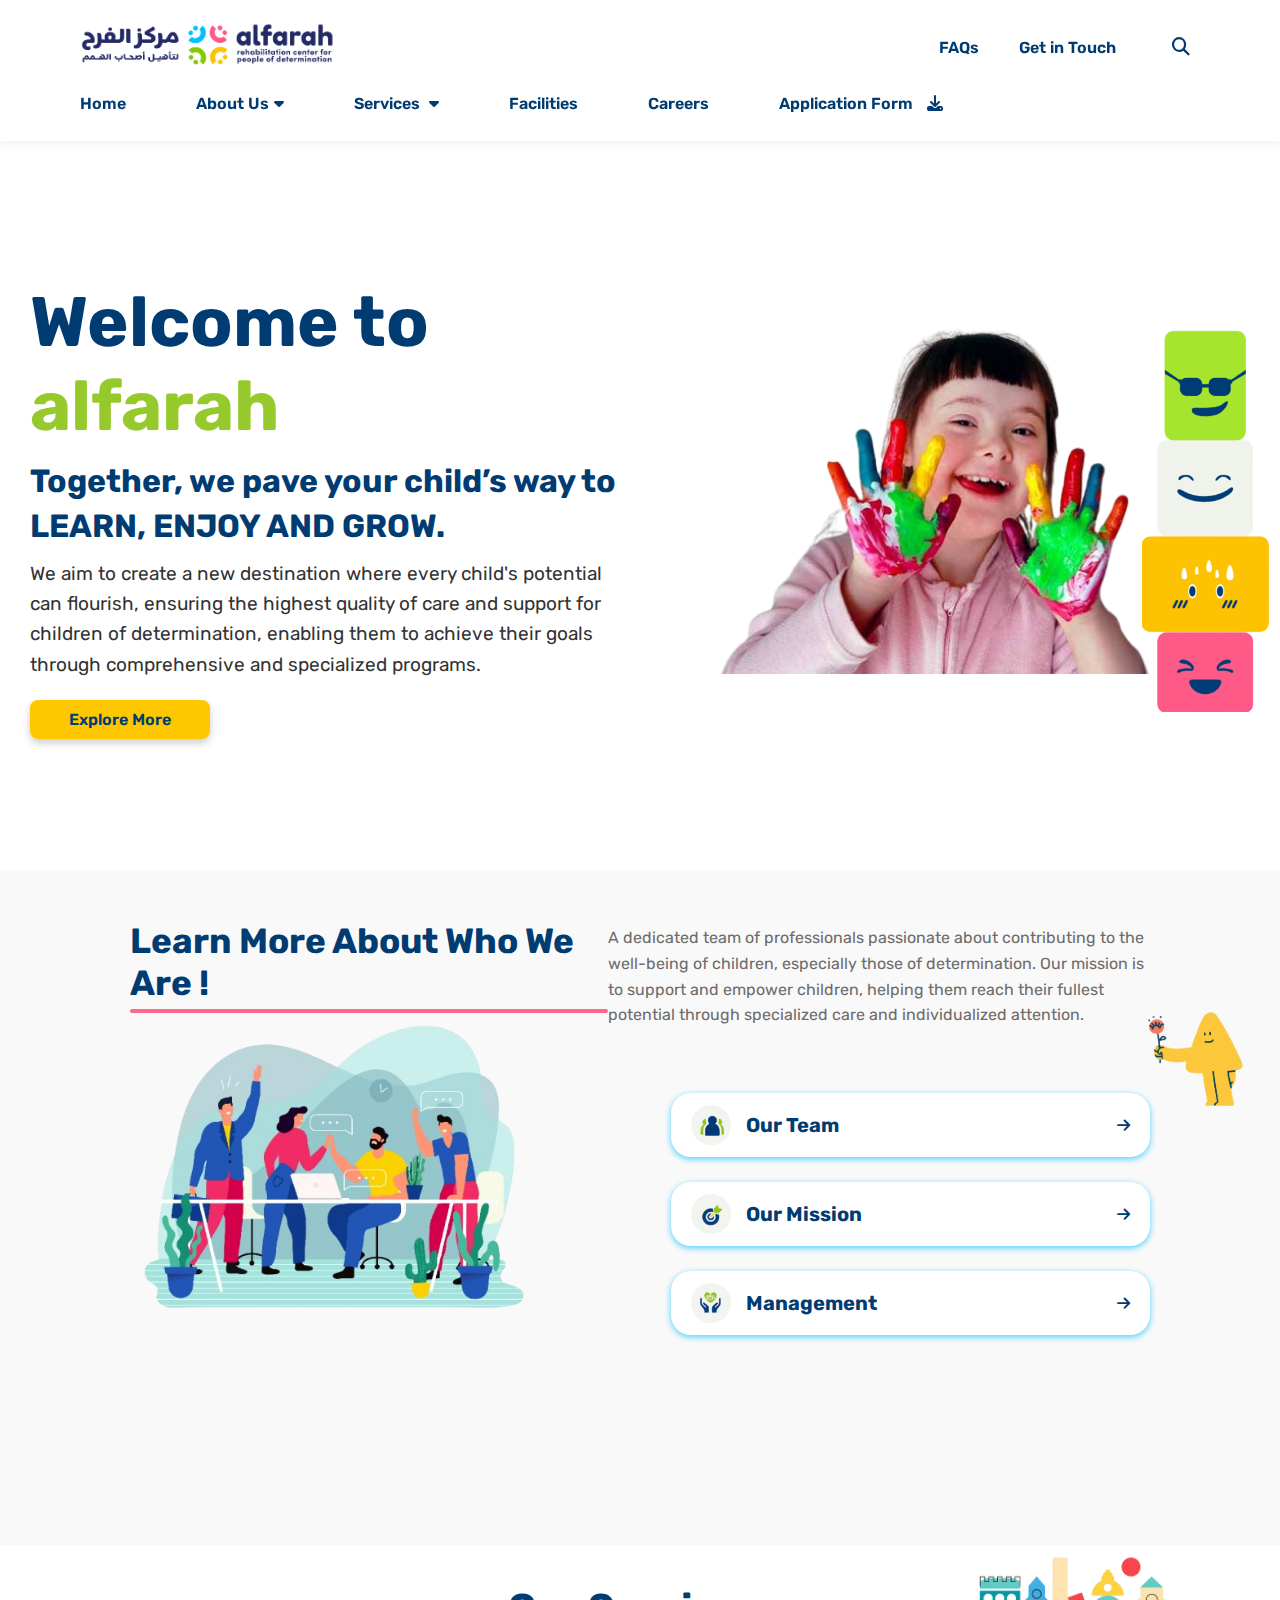
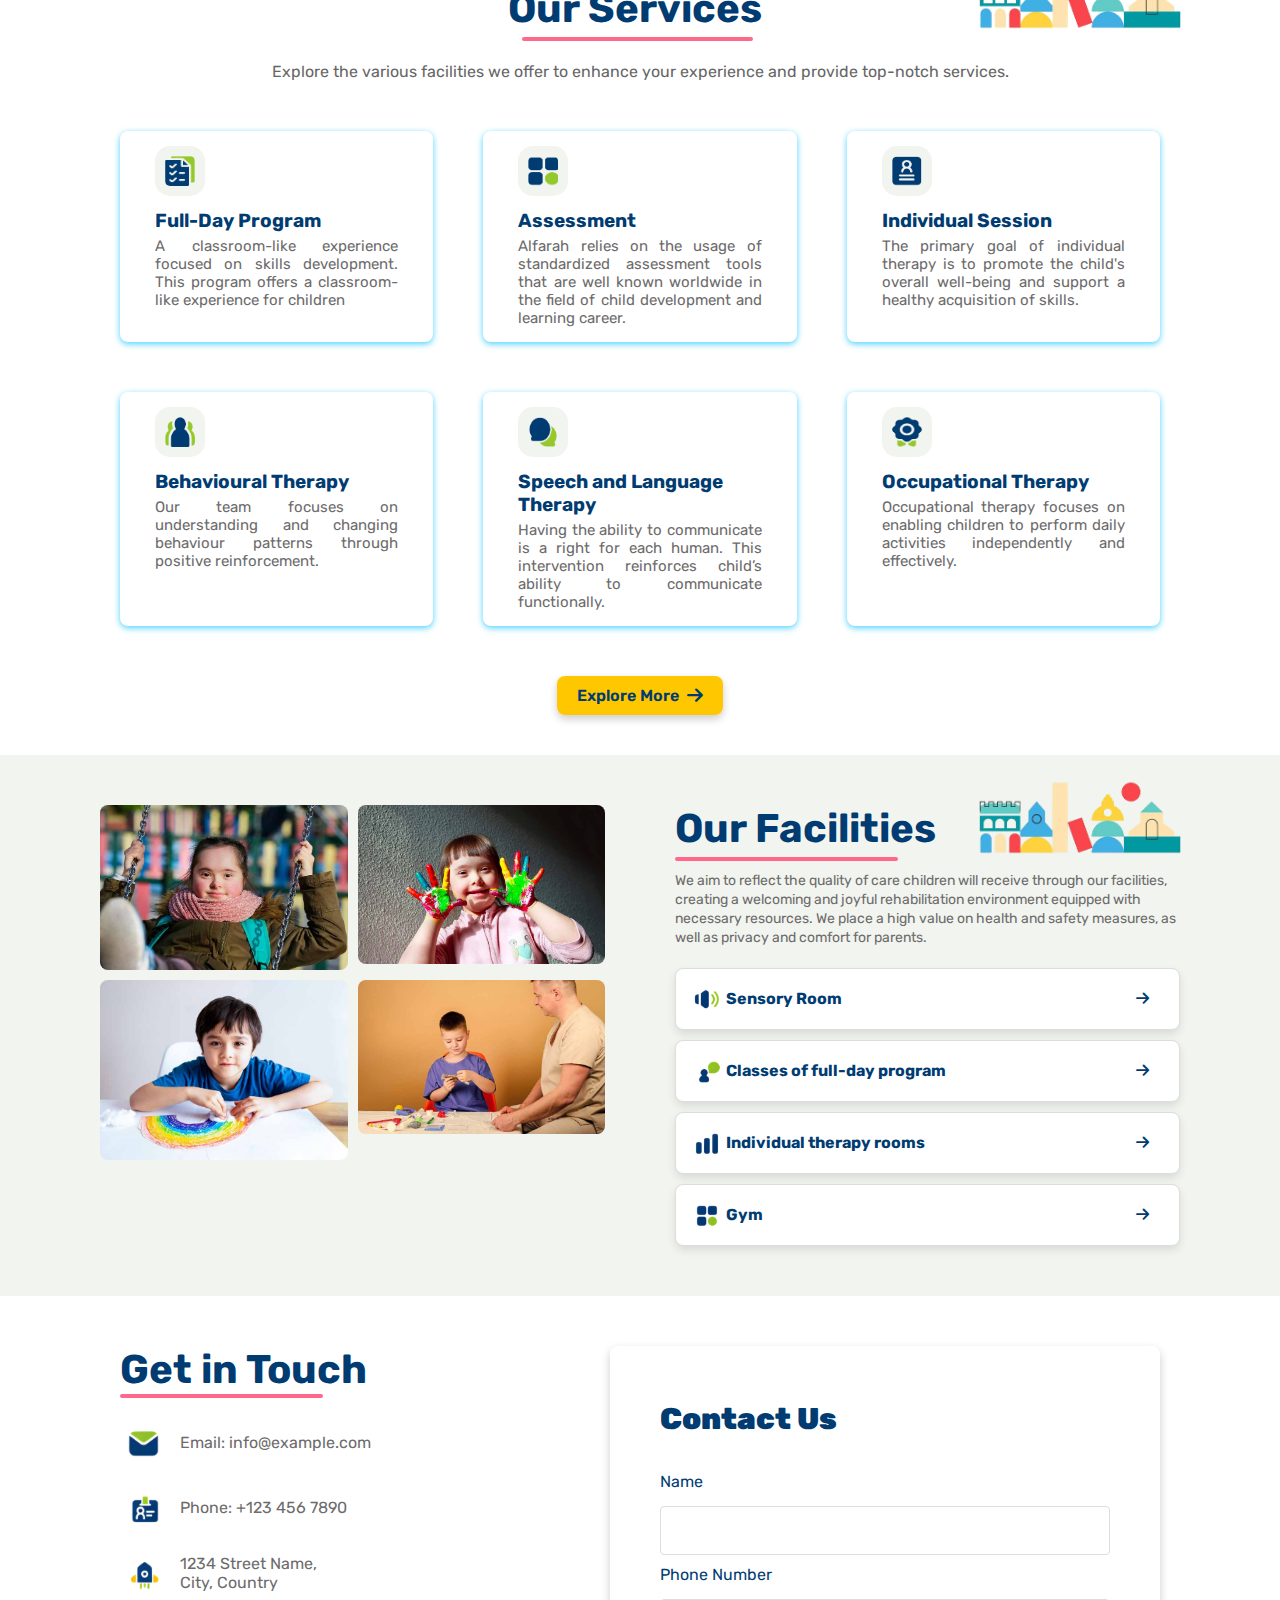
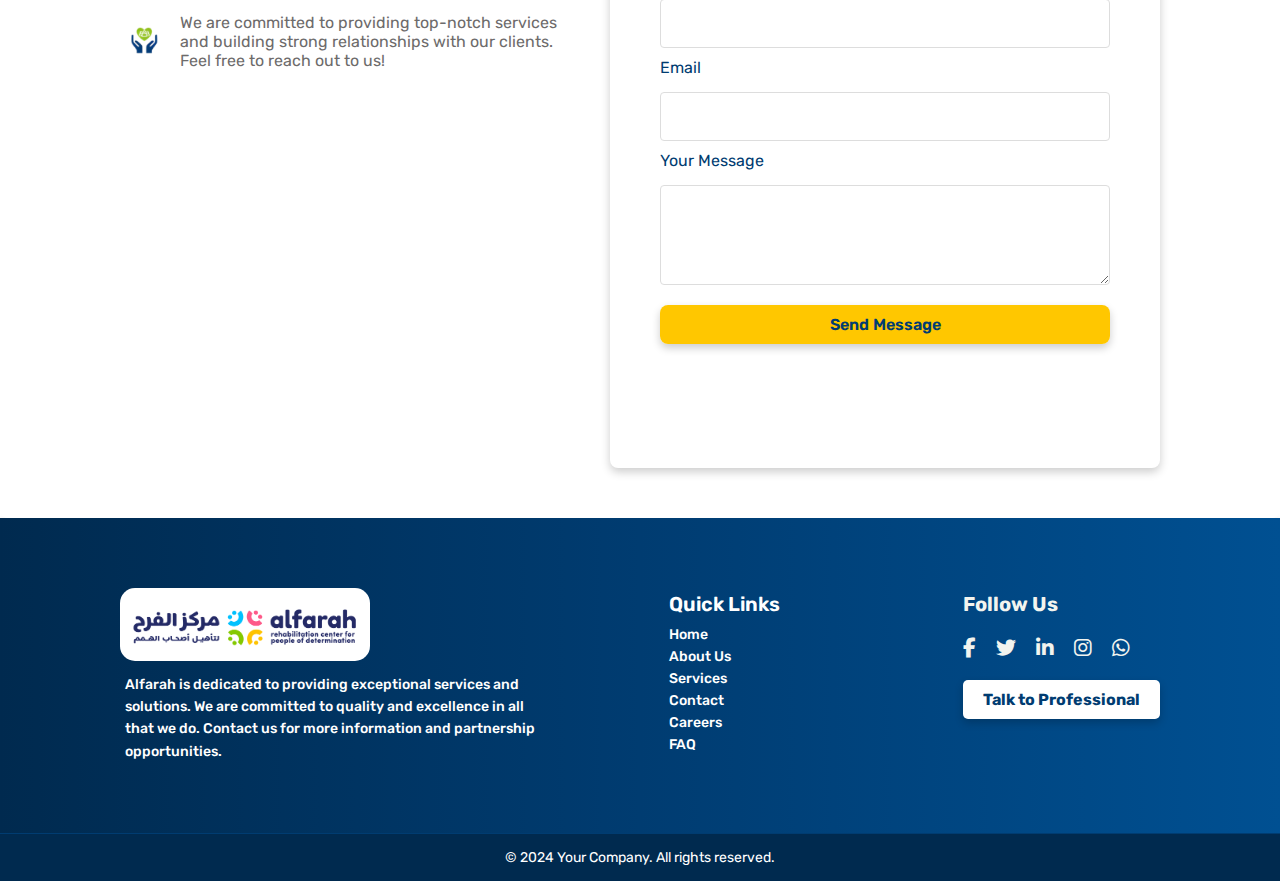
<file: index.html>
<!DOCTYPE html>
<html lang="en">
<head>
    <meta charset="UTF-8">
    <meta name="viewport" content="width=device-width, initial-scale=1.0">
    
    <!-- Font Awesome file link -->
    <link rel="stylesheet" href="https://cdnjs.cloudflare.com/ajax/libs/font-awesome/6.6.0/css/all.min.css">

    <!-- Custom CSS -->
    <link rel="stylesheet" href="styles.css">
    <link rel="stylesheet" href="responsive.css">

    <title>Alfarah</title>
</head>
<body>
    <header class="header">
        <div class="header-container">
            <div class="header-logo">
                <img src="images/new-logo.png" alt="LOGO IMAGE">
            </div>

            <!-- Menu icon for mobile view -->
            <div class="fas fa-bars" id="menu-icon"></div>
            <div class="fas fa-times" id="close-icon"></div>

            <div class="header-link">
                <a href="/faq.html" id="faq-link">FAQs</a>
                <a href="index.html#get-help" id="contact-link">Get in Touch</a>
                <!-- <a href="#" id="arabic-link">العربية</a> -->
                <div class="search-bar">
                    <input type="text" placeholder="Search...">
                    <i class="fas fa-search"></i>
                    <i class="fas fa-times"></i>
                </div>
            </div>
        </div>

        <nav class="main-nav" id="main-nav">
          <ul>
              <li><a href="/index.html" class="nav-link">Home</a></li>
              <li>
                  <a href="/about.html" class="nav-link">About Us<i class="fa-solid fa-caret-down dropdown-icon"></i></a>
                  <ul>
                      <li><a href="/about.html#our-team" class="nav-link">Our Team</a></li>
                      <li><a href="/about.html" class="nav-link">Vision & Mission</a></li>
                      <li><a href="/about.html#our-managemnet" class="nav-link">Management</a></li>
                  </ul>
              </li>
              <li>
                  <a href="/services.html" class="nav-link">Services <i class="fa-solid fa-caret-down dropdown-icon"></i></a>
                  <ul>
                      <li><a href="/services.html#assesment" class="nav-link">Assessment</a></li>
                      <li><a href="/services.html#program" class="nav-link">Program</a></li>
                      <li><a href="/services.html#theory" class="nav-link">Therapy</a></li>
                  </ul>
              </li>
              <li><a href="/facility.html" class="nav-link">Facilities</a></li>
              <li><a href="/careers.html" class="nav-link">Careers</a></li>
              <li>
                  <a href="#" class="nav-link" id="application-form-link">Application Form 
                      <i class="fas fa-download"></i>
                  </a>
              </li>
          </ul>
      </nav>
      
      <!-- Modal Structure -->
      <div id="download-modal" class="modal">
          <div class="modal-content">
              <span class="close-btn">&times;</span>
              <h2>Download Application Form</h2>
              <p>Are you sure you want to download the form?</p>
              <button id="confirm-download">Yes, Download</button>
              <button id="cancel-download">Cancel</button>
          </div>
      </div>
      
    </header>

    <section class="home-section">
    
      <div class="home-text">
        <h1>Welcome to <span class="colorful-text">alfarah</span></h1>
          <h2>Together, we pave your child’s way to </br><span>LEARN, ENJOY AND GROW.</span> 
            </h2>
        <p> We aim to create a new destination where 
          every child's potential can flourish, ensuring 
          the highest quality of care and support for 
          children of determination, enabling them to 
          achieve their goals through comprehensive 
          and specialized programs.</p>

          <button class="gradient-button" onclick="window.location.href='services.html'">Explore More</button>

    </div>
    
      <div class="home-image">
        <img src="./images/7-removebg-preview.png" alt="Home Image">
      </div>
  

      <div class="image-over-side"></div>
      
    </section>

    <section class="about-section">
      <div class="about-text">
        <div class="about-header">
          <h1>Learn More About Who We Are !</h1>
         
        </div>
        <div class="about-content">
          <p>A dedicated team of professionals passionate about contributing to the well-being of children, especially those of determination. Our mission is to support and empower children, helping them reach their fullest potential through specialized care and individualized attention.</p>
        </div>
        <div class="image-over-side-2"></div>
      </div>
      <div class="about-block">
        <div class="about-image">
          <img src="./images/about-container.png" alt="Home Image">
        </div>
      
        <div class="about-cards">
          <a href="./about.html#our-team" class="card-link">
            <div class="card">
              <img src="./icons/Comp 21 (0;00;00;00).png" alt="Our Team" class="card-icon">
              <div class="card-content">
                <h3>Our Team</h3>
                <!-- <p>Alfarah team is a tight-knit, multicultural group of competent, knowledgeable, and passionate professionals in rehabilitation and therapy interventions.</p> -->
              </div>
              <i class="fas fa-arrow-right arrow-icon"></i>
            </div>
          </a>
          <a href="./about.html" class="card-link">
          <div class="card">
            <img src="./icons/Comp 10 (0;00;00;00).png" alt="Our Mission" class="card-icon">
            <div class="card-content">
              <h3>Our Mission</h3>
              <!-- <p>To understand the unique profile of each child and provide individually tailored rehabilitation plans and high-quality interventions, achieving measurable goals on the path to unlocking full potential.</p> -->
            </div>
            <i class="fas fa-arrow-right arrow-icon"></i>
          </div>
          </a>

          <a href="./about.html" class="card-link">
          <div class="card">
            <img src="./icons/Comp 35 (0;00;00;00).png" alt="Our Vision" class="card-icon">
            <div class="card-content">
              <h3>Management</h3>
              <!-- <p>To be a leading center of excellence and trust, fostering holistic progress for children of determination and their families, while actively promoting a community that understands and more.</p> -->
            </div>
            <i class="fas fa-arrow-right arrow-icon"></i>
          </div>
        </a>
        </div>
   
      </div>
      
    
    

<!-- <div class="image-over-side-3"></div> -->
<div class="image-over-side-4"></div>   
    </section>
    <section class="facilities-section">
    
     
      <div class="facilities-content">
        <div class="facilities-header">
       
          <h1>Our Services</h1>
          <p>Explore the various facilities we offer to enhance your experience and provide top-notch services.</p>
        </div>
        <div class="facilities-cards">
        
          <div class="card-facility">
            <img src="./icons/full day program.png" alt="Facility 1" class="card-icon-facilities">
            <h3>Full-Day Program</h3>
            <p> A classroom-like experience focused on skills development. This program offers a classroom-like experience for children </p>
          </div>
          <div class="card-facility">
            <img src="./icons/assessment.png" alt="Facility 2" class="card-icon-facilities">
            <h3>Assessment</h3>
            <p>Alfarah relies on the usage of standardized assessment tools that are well known worldwide in the field of child development and learning career. </p>
          </div>
          <div class="card-facility">
            <img src="./icons/individual session.png" alt="Facility 3" class="card-icon-facilities">
            <h3>Individual Session</h3>
            <p>The primary goal of individual therapy is to promote the child's overall well-being and support a healthy acquisition of skills.</p>
          </div>
          <div class="card-facility">
            <img src="./icons/behav therapy.png" alt="Facility 4" class="card-icon-facilities">
            <h3>Behavioural Therapy</h3>
            <p>Our team focuses on understanding and changing behaviour patterns through positive reinforcement. </p>
          </div>
          <div class="card-facility">
            <img src="./icons/speech language therapy.png" alt="Facility 5" class="card-icon-facilities">
            <h3>Speech and Language Therapy</h3>
            <p>Having the ability to communicate is a right for each human.  This intervention reinforces child’s ability to communicate functionally.</p>
          </div>
          <div class="card-facility">
            <img src="./icons/occupational therapy.png" alt="Facility 6" class="card-icon-facilities">
            <h3>Occupational Therapy</h3>
            <p>Occupational therapy focuses on enabling children to perform daily activities independently and effectively.</p>
          </div>
        </div>
        <!-- <a href="/facilities" class="icon-button">
          <i class="fas fa-arrow-right"></i>
        </a> -->

    
      </div>
      <div class="button-container">
        <div class="button">
          <a href="/services.html" style="color: #003C71;"> Explore More</a>
         
          <i class="fas fa-arrow-right"></i> <!-- Font Awesome arrow icon -->
        </div>
      </div>
    </section>
    
    <section class="services-section">
  
      <div class="image-over-side-5"></div>
      <div class="services-left">
        <div class="collage">
          <!-- Added unique IDs to each image -->
          <img src="./images/11.jpg" alt="Service 1" id="image-1" class="collage-item one ">
          <img src="./images/10.jpg" alt="Service 2" id="image-2" class="collage-item two ">
          <img src="./images/14.jpg" alt="Service 3" id="image-3" class="collage-item three">
          <img src="./images/13.jpg" alt="Service 4" id="image-4" class="collage-item four">
        </div>
      
      
      </div>
      
      <div class="services-right">
        <h1>Our Facilities</h1>
        <p>We aim to reflect the quality of care children will receive through our facilities, creating a welcoming and joyful rehabilitation environment equipped with necessary resources. We place a high value on health and safety measures, as well as privacy and comfort for parents.</p>
        <div class="services-cards">
          <a href="./facility.html" class="card-link">
          <div class="card-new">
            <div class="card-header">
              <img src="./icons/Comp 36 (0;00;00;00).png" alt="Card 1" class="card-icon-new">
              <h3>Sensory Room</h3>
              <i class="fas fa-arrow-right"></i> <!-- Add your icon here -->
            </div>
            
          </div>
          </a>
          
           
        
          <a href="./facility.html" class="card-link">
          <div class="card-new">
            <div class="card-header">
              <img src="./icons/Comp 11 (0;00;00;00).png" alt="Card 1" class="card-icon-new">
              <h3>Classes of full-day program</h3>
              <i class="fas fa-arrow-right"></i> <!-- Add your icon here -->
            </div>
            
          </div>
          </a>

          <a href="./facility.html" class="card-link">
           
          <div class="card-new">
            <div class="card-header">
              <img src="./icons/Comp 18 (0;00;00;00).png" alt="Card 1" class="card-icon-new">
              <h3>Individual therapy rooms</h3>
              <i class="fas fa-arrow-right"></i> <!-- Add your icon here -->
            </div>
            
          </div>

          </a>

          <a href="./facility.html" class="card-link">

          <div class="card-new">
            <div class="card-header">
              <img src="./icons/Comp 19 (0;00;00;00).png" alt="Card 1" class="card-icon-new">
              <h3>Gym</h3>
              <i class="fas fa-arrow-right"></i> <!-- Add your icon here -->
            </div>
            
          </div>
          </a>
        </div>
      </div>
    </section>

    <!-- <section class="lets-talk-section">
      <div class="lets-talk-left">
        <h1>Let's Talk</h1>
        <h2>We'd Love to Hear From You</h2>
        <p>Whether you have questions about our services, need support, or just want to chat, we're here to help. Get in touch with us and let's discuss how we can work together to achieve your goals.</p>
      </div>
      <div class="lets-talk-right">
        <a href="/contact" class="lets-talk-button">Let's Connect</a>
      </div>
    </section>
    
     -->


     <section class="contact-section">
      <div class="contact-info">
        <h2>Get in Touch</h2>
        <div class="contact-item">
          <img src="./icons/Comp 28 (0;00;00;00).png" alt="Email Icon" class="contact-icon"> <!-- Custom email icon -->
          <p>Email: info@example.com</p>
        </div>
        <div class="contact-item">
          <img src="./icons/Comp 8 (0;00;00;00).png" alt="Phone Icon" class="contact-icon"> <!-- Custom phone icon -->
          <p>Phone: +123 456 7890</p>
        </div>
        <div class="contact-item">
          <img src="./icons/Comp 3 (0;00;00;00).png" alt="Location Icon" class="contact-icon"> <!-- Custom location icon -->
          <p>1234 Street Name,<br>City, Country</p>
        </div>
        <div class="contact-item">
          <img src="./icons/Comp 35 (0;00;00;00).png" alt="Info Icon" class="contact-icon"> <!-- Custom info icon -->
          <p> We are committed to providing top-notch services and building strong relationships with our clients. Feel free to reach out to us!</p>
        </div>
        <!-- <button id="talkToProsBtn" class="talk-to-pros-btn">Talk to Professionals</button> -->
        <div class="map-container">
          <!-- Replace the src URL with your Google Maps iframe embed URL -->
          <iframe src="https://www.google.com/maps/embed?pb=!1m18!1m12!1m3!1d462563.03271722235!2d54.897828656500074!3d25.075658395396644!2m3!1f0!2f0!3f0!3m2!1i1024!2i768!4f13.1!3m3!1m2!1s0x3e5f43496ad9c645%3A0xbde66e5084295162!2sDubai%20-%20United%20Arab%20Emirates!5e0!3m2!1sen!2sin!4v1724359184890!5m2!1sen!2sin" width="600" height="450" style="border:0;" allowfullscreen="" loading="lazy" referrerpolicy="no-referrer-when-downgrade"></iframe>
        </div>
      
      </div>
    
    
 <!-- Modal Popup Form -->
  <section id="get-help"></section>
<div id="contactModal" class="contact-modal">
  <div class="contact-modal-content">
    <span class="contact-close">&times;</span>
    <h2>Leave Here Message</h2>
    <form id="contactForm" action="mailto:hr@alfarahcenter.com " method="post" enctype="text/plain">
      <label for="name">Name:</label>
      <input type="text" id="name" name="name" required>

      <label for="email">Email:</label>
      <input type="email" id="email" name="email" required>

      <label for="message">Message:</label>
      <textarea id="message" name="message" rows="4" required></textarea>

      <button type="submit" class="send-button">Send Message</button>
      
    </form>
  </div>
</div>

      <div class="contact-form">
          <div class="background-design"></div>
        <h2>Contact Us</h2>
        <form action="#" method="post">
          <div class="form-group">
            <label for="first-name">Name</label>
            <input type="text" id="first-name" name="first-name" required>
          </div>
         
          <div class="form-group">
            <label for="phone">Phone Number</label>
            <input type="tel" id="phone" name="phone" required>
          </div>
          <div class="form-group">
            <label for="email">Email</label>
            <input type="email" id="email" name="email" required>
          </div>
          <div class="form-group">
            <label for="message">Your Message</label>
            <textarea id="message" name="message" rows="4" required></textarea>
          </div>
        
            <button type="submit" class="send-button">Send Message</button>

               
        </form>
      </div>

      
    </section>
    
    
  </section>
    <footer class="footer-section">
      <div class="footer-left">
        <img src="./images/logo.png" alt="Alfarah Logo" class="footer-logo">
        <p class="footer-info">
          Alfarah is dedicated to providing exceptional services and solutions. We are committed to quality and excellence in all that we do. Contact us for more information and partnership opportunities.
        </p>
      </div>
    
      <div class="quick-links">
        <h4>Quick Links</h4>
        <ul>
          <li><a href="./index.html">Home</a></li>
          <li><a href="./about.html">About Us</a></li>
          <li><a href="./services.html">Services</a></li>
          <li><a href="./index.html#get-in-touch">Contact</a></li>
          <li><a href="./careers.html">Careers</a></li>
          <li><a href="./faq.html">FAQ</a></li>
        </ul>
      </div>
    
      <div class="footer-right">
        <h2>Follow Us</h2>
        <div class="social-media">
         
          <a href="#" class="social-icon"><i class="fab fa-facebook-f"></i></a>
          <a href="#" class="social-icon"><i class="fab fa-twitter"></i></a>
          <a href="#" class="social-icon"><i class="fab fa-linkedin-in"></i></a>
          <a href="#" class="social-icon"><i class="fab fa-instagram"></i></a>
          <a href="#" class="social-icon"><i class="fab fa-whatsapp"></i></a>
        </div>
        <button id="talkToProsBtn" class="talk-to-pros-btn">Talk to Professional</button>
      </div>

     
    </footer>
    <div class="footer-copyright">
      <p>&copy; 2024 Your Company. All rights reserved.</p>
    </div>
    
    
    <script src="script.js"></script>
</body>
</html>
</file>
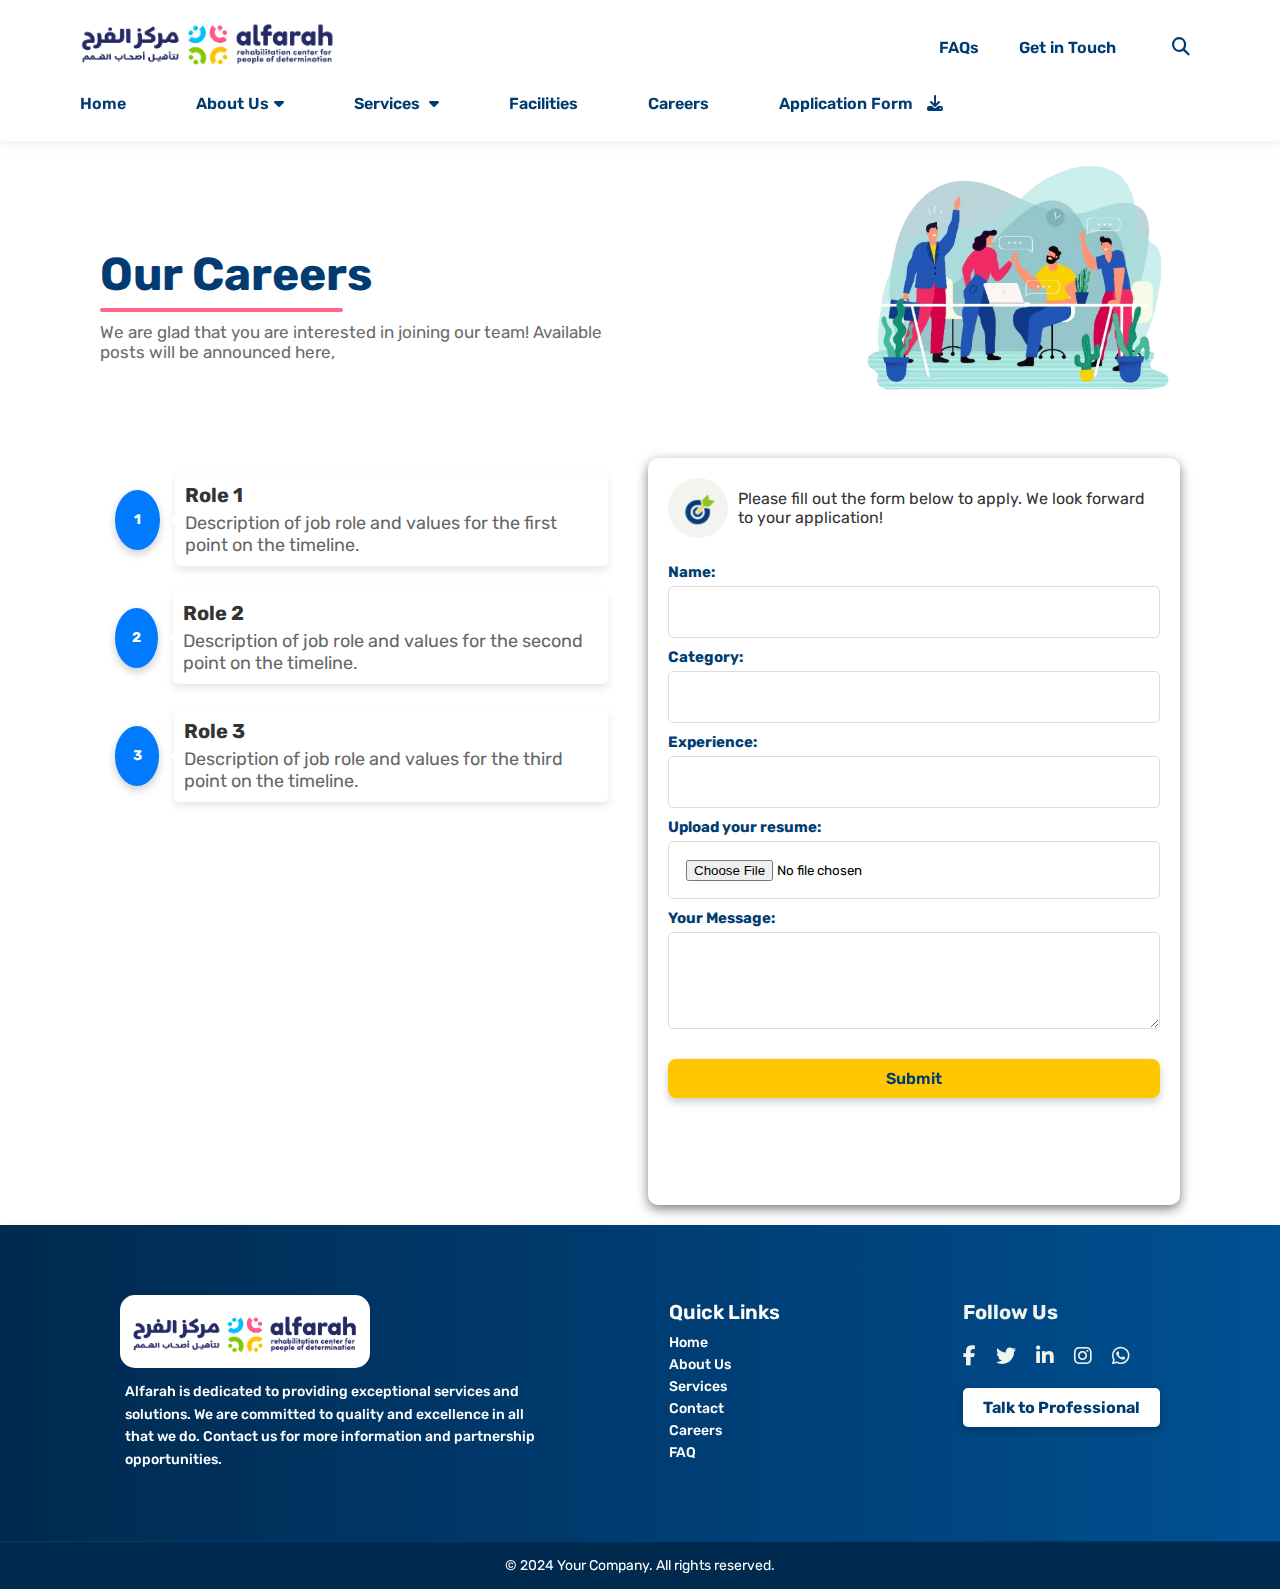
<file: careers.html>
<!DOCTYPE html>
<html lang="en">
<head>
    <meta charset="UTF-8">
    <meta name="viewport" content="width=device-width, initial-scale=1.0">
    
    <!-- Font Awesome file link -->
    <link rel="stylesheet" href="https://cdnjs.cloudflare.com/ajax/libs/font-awesome/6.6.0/css/all.min.css">

    <!-- Custom CSS -->
    <link rel="stylesheet" href="styles.css">
    <link rel="stylesheet" href="about.css">
    <link rel="stylesheet" href="services.css">
    <link rel="stylesheet" href="facility.css">
    <link rel="stylesheet" href="responsive.css">

    <title>Alfarah</title>
</head>
<body>
  <header class="header">
    <div class="header-container">
        <div class="header-logo">
            <img src="images/new-logo.png" alt="LOGO IMAGE">
        </div>

        <!-- Menu icon for mobile view -->
        <div class="fas fa-bars" id="menu-icon"></div>
        <div class="fas fa-times" id="close-icon"></div>

        <div class="header-link">
            <a href="/faq.html" id="faq-link">FAQs</a>
            <a href="index.html#get-help" id="contact-link">Get in Touch</a>
            <!-- <a href="#" id="arabic-link">العربية</a> -->
            <div class="search-bar">
                <input type="text" placeholder="Search...">
                <i class="fas fa-search"></i>
                <i class="fas fa-times"></i>
            </div>
        </div>
    </div>

    <nav class="main-nav" id="main-nav">
      <ul>
          <li><a href="/index.html" class="nav-link">Home</a></li>
          <li>
              <a href="/about.html" class="nav-link">About Us<i class="fa-solid fa-caret-down dropdown-icon"></i></a>
              <ul>
                  <li><a href="/about.html#our-team" class="nav-link">Our Team</a></li>
                  <li><a href="/about.html" class="nav-link">Vision & Mission</a></li>
                  <li><a href="/about.html#our-managemnet" class="nav-link">Management</a></li>
              </ul>
          </li>
          <li>
              <a href="/services.html" class="nav-link">Services <i class="fa-solid fa-caret-down dropdown-icon"></i></a>
              <ul>
                  <li><a href="/services.html#assesment" class="nav-link">Assessment</a></li>
                  <li><a href="/services.html#program" class="nav-link">Program</a></li>
                  <li><a href="/services.html#theory" class="nav-link">Therapy</a></li>
              </ul>
          </li>
          <li><a href="/facility.html" class="nav-link">Facilities</a></li>
          <li><a href="/careers.html" class="nav-link">Careers</a></li>
          <li>
              <a href="#" class="nav-link" id="application-form-link">Application Form 
                  <i class="fas fa-download"></i>
              </a>
          </li>
      </ul>
  </nav>
  
  <!-- Modal Structure -->
  <div id="download-modal" class="modal">
      <div class="modal-content">
          <span class="close-btn">&times;</span>
          <h2>Download Application Form</h2>
          <p>Are you sure you want to download the form?</p>
          <button id="confirm-download">Yes, Download</button>
          <button id="cancel-download">Cancel</button>
      </div>
  </div>
  
</header>
    
    <section class="offerings-section" style="background-color: white;">
        <div class="offerings-content">
          <div class="offerings-header">
            <h1>Our Careers</h1>
            <p>We are glad that you are interested in joining our team! Available posts will be announced here, </p>
          </div>
        </div>
        <div class="offerings-image">
          <img src="images/about-container.png" alt="Offerings Image">
        </div>

        
      </section>
      
      <section class="timeline-form-section">
        <div class="timeline">
            <div class="timeline-point">
                <div class="timeline-icon">1</div>
                <div class="timeline-content">
                    <h3>Role 1</h3>
                    <p>Description of job role and values for the first point on the timeline.</p>
                </div>
            </div>
            <div class="timeline-point">
                <div class="timeline-icon">2</div>
                <div class="timeline-content">
                    <h3>Role 2</h3>
                    <p>Description of job role and values for the second point on the timeline.</p>
                </div>
            </div>
            <div class="timeline-point">
                <div class="timeline-icon">3</div>
                <div class="timeline-content">
                    <h3>Role 3</h3>
                    <p>Description of job role and values for the third point on the timeline.</p>
                </div>
            </div>
            <div class="map-container">
                <!-- Replace the src URL with your Google Maps iframe embed URL -->
                <iframe src="https://www.google.com/maps/embed?pb=!1m18!1m12!1m3!1d462563.03271722235!2d54.897828656500074!3d25.075658395396644!2m3!1f0!2f0!3f0!3m2!1i1024!2i768!4f13.1!3m3!1m2!1s0x3e5f43496ad9c645%3A0xbde66e5084295162!2sDubai%20-%20United%20Arab%20Emirates!5e0!3m2!1sen!2sin!4v1724359184890!5m2!1sen!2sin" width="600" height="450" style="border:0;" allowfullscreen="" loading="lazy" referrerpolicy="no-referrer-when-downgrade"></iframe>
              </div>
        </div>
       
        <div class="form-container">
            <div class="form-description">
                <img src="icons/Comp 10 (0;00;00;00).png" alt="Icon">
                <p>Please fill out the form below to apply. We look forward to your application!</p>
            </div>
            
            <form id="application-form" action="mailto:hr@alfarahcenter.com " method="POST" enctype="multipart/form-data">
                <div class="form-group">
                    <label for="name">Name:</label>
                    <input type="text" id="name" name="name" required>
                </div>
                
                <div class="form-group">
                    <label for="category">Category:</label>
                    <input type="text" id="category" name="category" required>
                </div>
                
                <div class="form-group">
                    <label for="experience">Experience:</label>
                    <input type="text" id="experience" name="experience" required>
                </div>
                
                <div class="form-group">
                    <label for="resume">Upload your resume:</label>
                    <input type="file" id="resume" name="resume" accept=".pdf,.doc,.docx" required>
                </div>
                
                <div class="form-group">
                    <label for="message">Your Message:</label>
                    <textarea id="message" name="message" rows="4" required></textarea>
                </div>
                
                <button type="submit" class="gradient-button-2">Submit</button>
            </form>
        </div>
    </section>
    
    
    
     
      
      

      
 <!-- Modal Popup Form -->
 <section id="get-help"></section>
 <div id="contactModal" class="contact-modal">
   <div class="contact-modal-content">
     <span class="contact-close">&times;</span>
     <h2>Leave Here Message</h2>
     <form id="contactForm" action="mailto:hr@alfarahcenter.com " method="post" enctype="text/plain">
       <label for="name">Name:</label>
       <input type="text" id="name" name="name" required>
 
       <label for="email">Email:</label>
       <input type="email" id="email" name="email" required>
 
       <label for="message">Message:</label>
       <textarea id="message" name="message" rows="4" required></textarea>
 
       <button type="submit" class="send-button">Send Message</button>
       
     </form>
   </div>
 </div>
 

 <footer class="footer-section">
    <div class="footer-left">
      <img src="./images/logo.png" alt="Alfarah Logo" class="footer-logo">
      <p class="footer-info">
        Alfarah is dedicated to providing exceptional services and solutions. We are committed to quality and excellence in all that we do. Contact us for more information and partnership opportunities.
      </p>
    </div>
  
    <div class="quick-links">
      <h4>Quick Links</h4>
      <ul>
        <li><a href="./index.html">Home</a></li>
        <li><a href="./about.html">About Us</a></li>
        <li><a href="./services.html">Services</a></li>
        <li><a href="./index.html#get-in-touch">Contact</a></li>
        <li><a href="./careers.html">Careers</a></li>
        <li><a href="./faq.html">FAQ</a></li>
      </ul>
    </div>
  
    <div class="footer-right">
      <h2>Follow Us</h2>
      <div class="social-media">
       
        <a href="#" class="social-icon"><i class="fab fa-facebook-f"></i></a>
        <a href="#" class="social-icon"><i class="fab fa-twitter"></i></a>
        <a href="#" class="social-icon"><i class="fab fa-linkedin-in"></i></a>
        <a href="#" class="social-icon"><i class="fab fa-instagram"></i></a>
        <a href="#" class="social-icon"><i class="fab fa-whatsapp"></i></a>
      </div>
      <button id="talkToProsBtn" class="talk-to-pros-btn">Talk to Professional</button>
    </div>

   
  </footer>
      <div class="footer-copyright">
        <p>&copy; 2024 Your Company. All rights reserved.</p>
      </div>
     
      

<script src="script.js"></script>
      
      </body>
      </html>
</file>
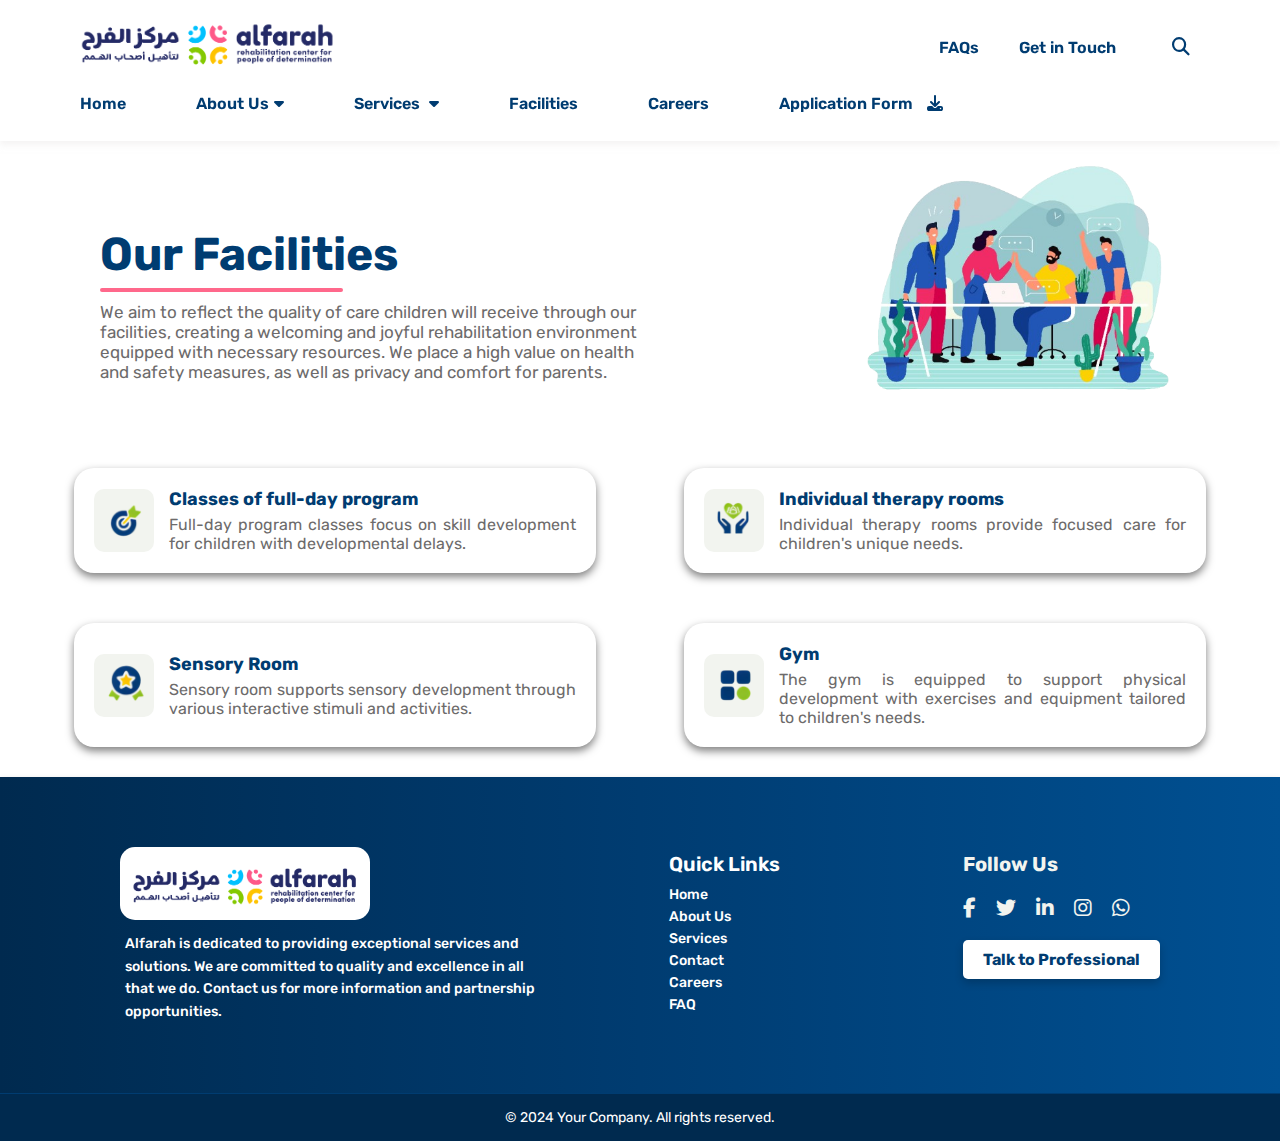
<file: facility.html>
<!DOCTYPE html>
<html lang="en">
<head>
    <meta charset="UTF-8">
    <meta name="viewport" content="width=device-width, initial-scale=1.0">
    
    <!-- Font Awesome file link -->
    <link rel="stylesheet" href="https://cdnjs.cloudflare.com/ajax/libs/font-awesome/6.6.0/css/all.min.css">

    <!-- Custom CSS -->
    <link rel="stylesheet" href="styles.css">
    <link rel="stylesheet" href="about.css">
    <link rel="stylesheet" href="services.css">
    <link rel="stylesheet" href="facility.css">
    <link rel="stylesheet" href="responsive.css">

    <title>Alfarah</title>
</head>
<body>
  <header class="header">
    <div class="header-container">
        <div class="header-logo">
            <img src="images/new-logo.png" alt="LOGO IMAGE">
        </div>

        <!-- Menu icon for mobile view -->
        <div class="fas fa-bars" id="menu-icon"></div>
        <div class="fas fa-times" id="close-icon"></div>

        <div class="header-link">
            <a href="/faq.html" id="faq-link">FAQs</a>
            <a href="index.html#get-help" id="contact-link">Get in Touch</a>
            <!-- <a href="#" id="arabic-link">العربية</a> -->
            <div class="search-bar">
                <input type="text" placeholder="Search...">
                <i class="fas fa-search"></i>
                <i class="fas fa-times"></i>
            </div>
        </div>
    </div>

    <nav class="main-nav" id="main-nav">
      <ul>
          <li><a href="/index.html" class="nav-link">Home</a></li>
          <li>
              <a href="/about.html" class="nav-link">About Us<i class="fa-solid fa-caret-down dropdown-icon"></i></a>
              <ul>
                  <li><a href="/about.html#our-team" class="nav-link">Our Team</a></li>
                  <li><a href="/about.html" class="nav-link">Vision & Mission</a></li>
                  <li><a href="/about.html#our-managemnet" class="nav-link">Management</a></li>
              </ul>
          </li>
          <li>
              <a href="/services.html" class="nav-link">Services <i class="fa-solid fa-caret-down dropdown-icon"></i></a>
              <ul>
                  <li><a href="/services.html#assesment" class="nav-link">Assessment</a></li>
                  <li><a href="/services.html#program" class="nav-link">Program</a></li>
                  <li><a href="/services.html#theory" class="nav-link">Therapy</a></li>
              </ul>
          </li>
          <li><a href="/facility.html" class="nav-link">Facilities</a></li>
          <li><a href="/careers.html" class="nav-link">Careers</a></li>
          <li>
              <a href="#" class="nav-link" id="application-form-link">Application Form 
                  <i class="fas fa-download"></i>
              </a>
          </li>
      </ul>
  </nav>
  
  <!-- Modal Structure -->
  <div id="download-modal" class="modal">
      <div class="modal-content">
          <span class="close-btn">&times;</span>
          <h2>Download Application Form</h2>
          <p>Are you sure you want to download the form?</p>
          <button id="confirm-download">Yes, Download</button>
          <button id="cancel-download">Cancel</button>
      </div>
  </div>
  
</header>
    
    <section class="offerings-section" style="background-color: white;">
        <div class="offerings-content">
          <div class="offerings-header">
            <h1>Our Facilities</h1>
            <p>We aim to reflect the quality of care children will receive through our facilities, creating a welcoming and joyful rehabilitation environment equipped with necessary resources. We place a high value on health and safety measures, as well as privacy and comfort for parents.</p>
          </div>
        </div>
        <div class="offerings-image">
          <img src="images/about-container.png" alt="Offerings Image">
        </div>

        
      </section>
      
      <section>
        <div class="card-grid">
            <div class="card-item">
                <div class="icon">
                    <img src="icons/Comp 10 (0;00;00;00).png" alt="Icon 1">
                </div>
                <div class="text">
                    <h3>Classes of full-day program</h3>
                    <p>Full-day program classes focus on skill development for children with developmental delays.</p>
                </div>
            </div>
        
            <div class="card-item">
                <div class="icon">
                    <img src="icons/Comp 35 (0;00;00;00).png" alt="Icon 2">
                </div>
                <div class="text">
                    <h3>Individual therapy rooms</h3>
                    <p>Individual therapy rooms provide focused care for children's unique needs.</p>
                </div>
            </div>
        
            <div class="card-item">
                <div class="icon">
                    <img src="icons/Comp 33 (0;00;00;00).png" alt="Icon 3">
                </div>
                <div class="text">
                    <h3>Sensory Room</h3>
                    <p>Sensory room supports sensory development through various interactive stimuli and activities.</p>
                </div>
            </div>
        
            <div class="card-item">
                <div class="icon">
                    <img src="icons/Comp 19 (0;00;00;00).png" alt="Icon 4">
                </div>
                <div class="text">
                    <h3>Gym</h3>
                    <p>The gym is equipped to support physical development with exercises and equipment tailored to children's needs.</p>
                </div>
            </div>
        </div>
    </section>
    
    
     
      
      

      
 <!-- Modal Popup Form -->
 <section id="get-help"></section>
 <div id="contactModal" class="contact-modal">
   <div class="contact-modal-content">
     <span class="contact-close">&times;</span>
     <h2>Leave Here Message</h2>
     <form id="contactForm" action="mailto:hr@alfarahcenter.com " method="post" enctype="text/plain">
       <label for="name">Name:</label>
       <input type="text" id="name" name="name" required>
 
       <label for="email">Email:</label>
       <input type="email" id="email" name="email" required>
 
       <label for="message">Message:</label>
       <textarea id="message" name="message" rows="4" required></textarea>
 
       <button type="submit" class="send-button">Send Message</button>
       
     </form>
   </div>
 </div>
 
 
 <footer class="footer-section">
  <div class="footer-left">
    <img src="./images/logo.png" alt="Alfarah Logo" class="footer-logo">
    <p class="footer-info">
      Alfarah is dedicated to providing exceptional services and solutions. We are committed to quality and excellence in all that we do. Contact us for more information and partnership opportunities.
    </p>
  </div>

  <div class="quick-links">
    <h4>Quick Links</h4>
    <ul>
      <li><a href="./index.html">Home</a></li>
      <li><a href="./about.html">About Us</a></li>
      <li><a href="./services.html">Services</a></li>
      <li><a href="./index.html#get-in-touch">Contact</a></li>
      <li><a href="./careers.html">Careers</a></li>
      <li><a href="./faq.html">FAQ</a></li>
    </ul>
  </div>

  <div class="footer-right">
    <h2>Follow Us</h2>
    <div class="social-media">
     
      <a href="#" class="social-icon"><i class="fab fa-facebook-f"></i></a>
      <a href="#" class="social-icon"><i class="fab fa-twitter"></i></a>
      <a href="#" class="social-icon"><i class="fab fa-linkedin-in"></i></a>
      <a href="#" class="social-icon"><i class="fab fa-instagram"></i></a>
      <a href="#" class="social-icon"><i class="fab fa-whatsapp"></i></a>
    </div>
    <button id="talkToProsBtn" class="talk-to-pros-btn">Talk to Professional</button>
  </div>

 
</footer>
      <div class="footer-copyright">
        <p>&copy; 2024 Your Company. All rights reserved.</p>
      </div>
     
      

<script src="script.js"></script>
      
      </body>
      </html>
</file>
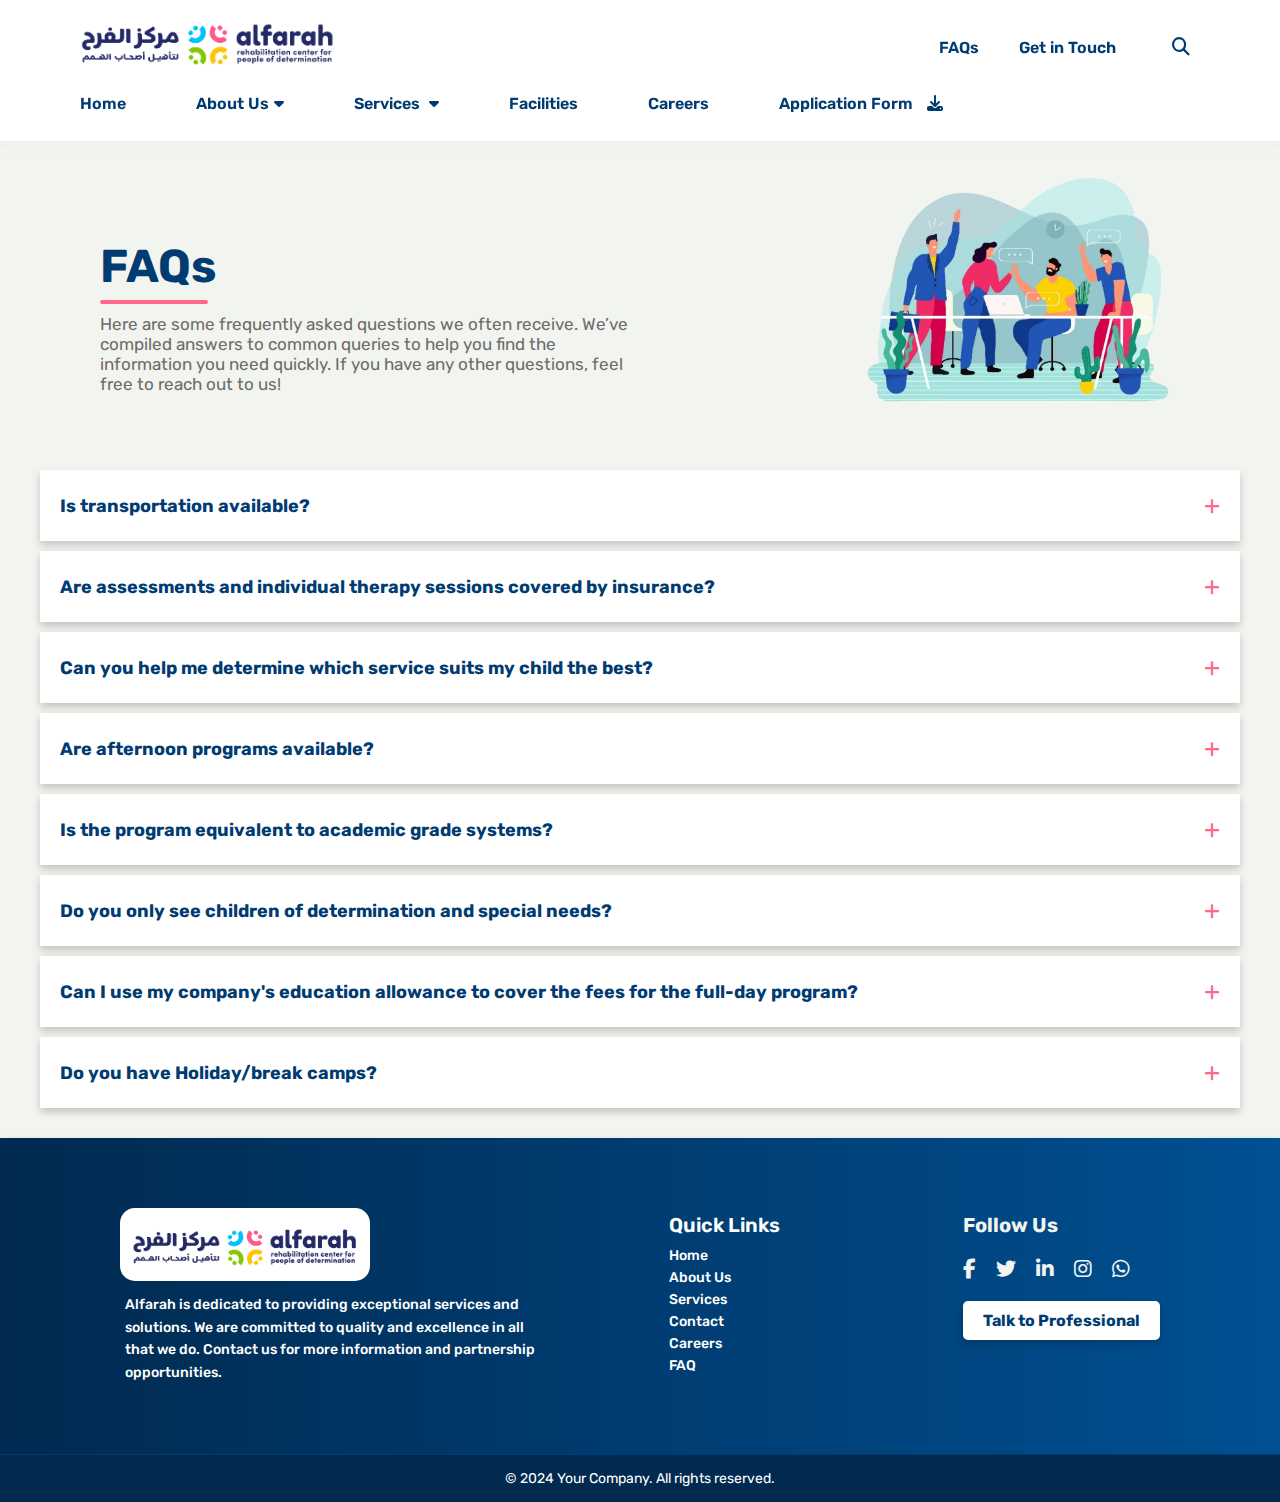
<file: faq.html>
<!DOCTYPE html>
<html lang="en">
<head>
    <meta charset="UTF-8">
    <meta name="viewport" content="width=device-width, initial-scale=1.0">
    
    <!-- Font Awesome file link -->
    <link rel="stylesheet" href="https://cdnjs.cloudflare.com/ajax/libs/font-awesome/6.6.0/css/all.min.css">

    <!-- Custom CSS -->
    <link rel="stylesheet" href="styles.css">
    <link rel="stylesheet" href="about.css">
    <link rel="stylesheet" href="services.css">
    <link rel="stylesheet" href="responsive.css">

    <title>Alfarah</title>
</head>
<>
  <header class="header">
    <div class="header-container">
        <div class="header-logo">
            <img src="images/new-logo.png" alt="LOGO IMAGE">
        </div>

        <!-- Menu icon for mobile view -->
        <div class="fas fa-bars" id="menu-icon"></div>
        <div class="fas fa-times" id="close-icon"></div>

        <div class="header-link">
            <a href="/faq.html" id="faq-link">FAQs</a>
            <a href="index.html#get-help" id="contact-link">Get in Touch</a>
            <!-- <a href="#" id="arabic-link">العربية</a> -->
            <div class="search-bar">
                <input type="text" placeholder="Search...">
                <i class="fas fa-search"></i>
                <i class="fas fa-times"></i>
            </div>
        </div>
    </div>

    <nav class="main-nav" id="main-nav">
      <ul>
          <li><a href="/index.html" class="nav-link">Home</a></li>
          <li>
              <a href="/about.html" class="nav-link">About Us<i class="fa-solid fa-caret-down dropdown-icon"></i></a>
              <ul>
                  <li><a href="/about.html#our-team" class="nav-link">Our Team</a></li>
                  <li><a href="/about.html" class="nav-link">Vision & Mission</a></li>
                  <li><a href="/about.html#our-managemnet" class="nav-link">Management</a></li>
              </ul>
          </li>
          <li>
              <a href="/services.html" class="nav-link">Services <i class="fa-solid fa-caret-down dropdown-icon"></i></a>
              <ul>
                  <li><a href="/services.html#assesment" class="nav-link">Assessment</a></li>
                  <li><a href="/services.html#program" class="nav-link">Program</a></li>
                  <li><a href="/services.html#theory" class="nav-link">Therapy</a></li>
              </ul>
          </li>
          <li><a href="/facility.html" class="nav-link">Facilities</a></li>
          <li><a href="/careers.html" class="nav-link">Careers</a></li>
          <li>
              <a href="#" class="nav-link" id="application-form-link">Application Form 
                  <i class="fas fa-download"></i>
              </a>
          </li>
      </ul>
  </nav>
  
  <!-- Modal Structure -->
  <div id="download-modal" class="modal">
      <div class="modal-content">
          <span class="close-btn">&times;</span>
          <h2>Download Application Form</h2>
          <p>Are you sure you want to download the form?</p>
          <button id="confirm-download">Yes, Download</button>
          <button id="cancel-download">Cancel</button>
      </div>
  </div>
  
</header>
  
      <section class="offerings-section">
        <div class="offerings-content">
          <div class="offerings-header offerings-header-display">
            <h1>FAQs</h1>
            <p>Here are some frequently asked questions we often receive.
                We’ve compiled answers to common queries to help you find the information you need quickly. If you have any other questions, feel free to reach out to us!</p>
          </div>
        </div>
        <div class="offerings-image">
          <img src="images/about-container.png" alt="Offerings Image">
        </div>
      </section>

      <section class="faq-section">
        <div class="faq-container">
          <div class="faq-item">
            <div class="faq-question">
              <h3>Is transportation available?</h3>
              <span class="toggle-icon">+</span>
            </div>
            <div class="faq-answer">
              <p>Yes, transportation is available for children attending the full-day program from 8:00 am to 1:00 pm. This service is provided through a third-party company. Scheduling and arrangements are handled directly with the company. The center's administration will provide you with the contact details for the transportation provider.</p>
            </div>
          </div>

         
          <div class="faq-item">
            <div class="faq-question">
              <h3>Are assessments and individual therapy sessions covered by insurance?</h3>
              <span class="toggle-icon">+</span>
            </div>
            <div class="faq-answer">
              <p>Our center is not directly linked with insurance. However, our administrative staff can assist with providing necessary information and documentation for insurance claims.Coverage varies depending on your plan, so we recommend checking with your insurance provider for details on your specific benefits. </p>
            </div>
          </div>

          <div class="faq-item">
            <div class="faq-question">
              <h3>Can you help me determine which service suits my child the best?</h3>
              <span class="toggle-icon">+</span>
            </div>
            <div class="faq-answer">
              <p>Confusion on a starting point for your child’s support plan is normal. In such a case, you may book a consultation with one of our program consultants, and they will assist you. If available, bringing previous reports to the meeting will be helpful.</p>
            </div>
          </div>


          <div class="faq-item">
            <div class="faq-question">
              <h3>Are afternoon programs available?</h3>
              <span class="toggle-icon">+</span>
            </div>
            <div class="faq-answer">
              <p>Yes, our center operates from 8:00 am to 6:00 pm, Sunday through Friday. We can tailor an afternoon program to meet your child’s specific needs.</p>
            </div>
          </div>

          <div class="faq-item">
            <div class="faq-question">
              <h3>Is the program equivalent to academic grade systems?</h3>
              <span class="toggle-icon">+</span>
            </div>
            <div class="faq-answer">
              <p>No, our program is focused on skills development curriculums and is not considered equivalent to academic grade systems. </p>
            </div>
          </div>

          <div class="faq-item">
            <div class="faq-question">
              <h3>Do you only see children of determination and special needs? </h3>
              <span class="toggle-icon">+</span>
            </div>
            <div class="faq-answer">
              <p>No, children who are neurotypically developed but experience mild to moderate issues in their behaviour, language development, learning, and overall wellbeing can also benefit from our services. These children can take advantage of our assessment services and individual therapy sessions. </p>
            </div>
          </div>

          <div class="faq-item">
            <div class="faq-question">
              <h3>Can I use my company's education allowance to cover the fees for the full-day program?</h3>
              <span class="toggle-icon">+</span>
            </div>
            <div class="faq-answer">
              <p>Yes, you may be able to use your company's education allowance to cover the fees for the full-day program, but this depends on your discussions with your company. We can assist you by providing quotations for the program.</p>
            </div>
          </div>

          <div class="faq-item">
            <div class="faq-question">
              <h3>Do you have Holiday/break camps? </h3>
              <span class="toggle-icon">+</span>
            </div>
            <div class="faq-answer">
              <p>Yes, our center is open throughout the year. Preapproved camps for winter, spring, and summer breaks will be announced in our "What’s Coming" section. These camps typically focus on skills development in a fun and interactive way and provide an opportunity to boost social skills. </p>
            </div>
          </div>
          <!-- Repeat .faq-item for each question -->
        </div>
      </section>
      
        
 <!-- Modal Popup Form -->
  <section id="get-help"></section>
  <div id="contactModal" class="contact-modal">
    <div class="contact-modal-content">
      <span class="contact-close">&times;</span>
      <h2>Leave Here Message</h2>
      <form id="contactForm" action="mailto:hr@alfarahcenter.com " method="post" enctype="text/plain">
        <label for="name">Name:</label>
        <input type="text" id="name" name="name" required>
  
        <label for="email">Email:</label>
        <input type="email" id="email" name="email" required>
  
        <label for="message">Message:</label>
        <textarea id="message" name="message" rows="4" required></textarea>
  
        <button type="submit" class="send-button">Send Message</button>
        
      </form>
    </div>
  </div>
  
  <footer class="footer-section">
    <div class="footer-left">
      <img src="./images/logo.png" alt="Alfarah Logo" class="footer-logo">
      <p class="footer-info">
        Alfarah is dedicated to providing exceptional services and solutions. We are committed to quality and excellence in all that we do. Contact us for more information and partnership opportunities.
      </p>
    </div>
  
    <div class="quick-links">
      <h4>Quick Links</h4>
      <ul>
        <li><a href="./index.html">Home</a></li>
        <li><a href="./about.html">About Us</a></li>
        <li><a href="./services.html">Services</a></li>
        <li><a href="./index.html#get-in-touch">Contact</a></li>
        <li><a href="./careers.html">Careers</a></li>
        <li><a href="./faq.html">FAQ</a></li>
      </ul>
    </div>
  
    <div class="footer-right">
      <h2>Follow Us</h2>
      <div class="social-media">
       
        <a href="#" class="social-icon"><i class="fab fa-facebook-f"></i></a>
        <a href="#" class="social-icon"><i class="fab fa-twitter"></i></a>
        <a href="#" class="social-icon"><i class="fab fa-linkedin-in"></i></a>
        <a href="#" class="social-icon"><i class="fab fa-instagram"></i></a>
        <a href="#" class="social-icon"><i class="fab fa-whatsapp"></i></a>
      </div>
      <button id="talkToProsBtn" class="talk-to-pros-btn">Talk to Professional</button>
    </div>

   
  </footer>
      <div class="footer-copyright">
        <p>&copy; 2024 Your Company. All rights reserved.</p>
      </div>
      
      

      
     <script>
        document.querySelectorAll('.faq-question').forEach((question) => {
  question.addEventListener('click', () => {
    const faqItem = question.parentElement;
    faqItem.classList.toggle('active');
  });
});

        </script>
      

<script src="script.js"></script>
      
      </body>
      </html>
</file>
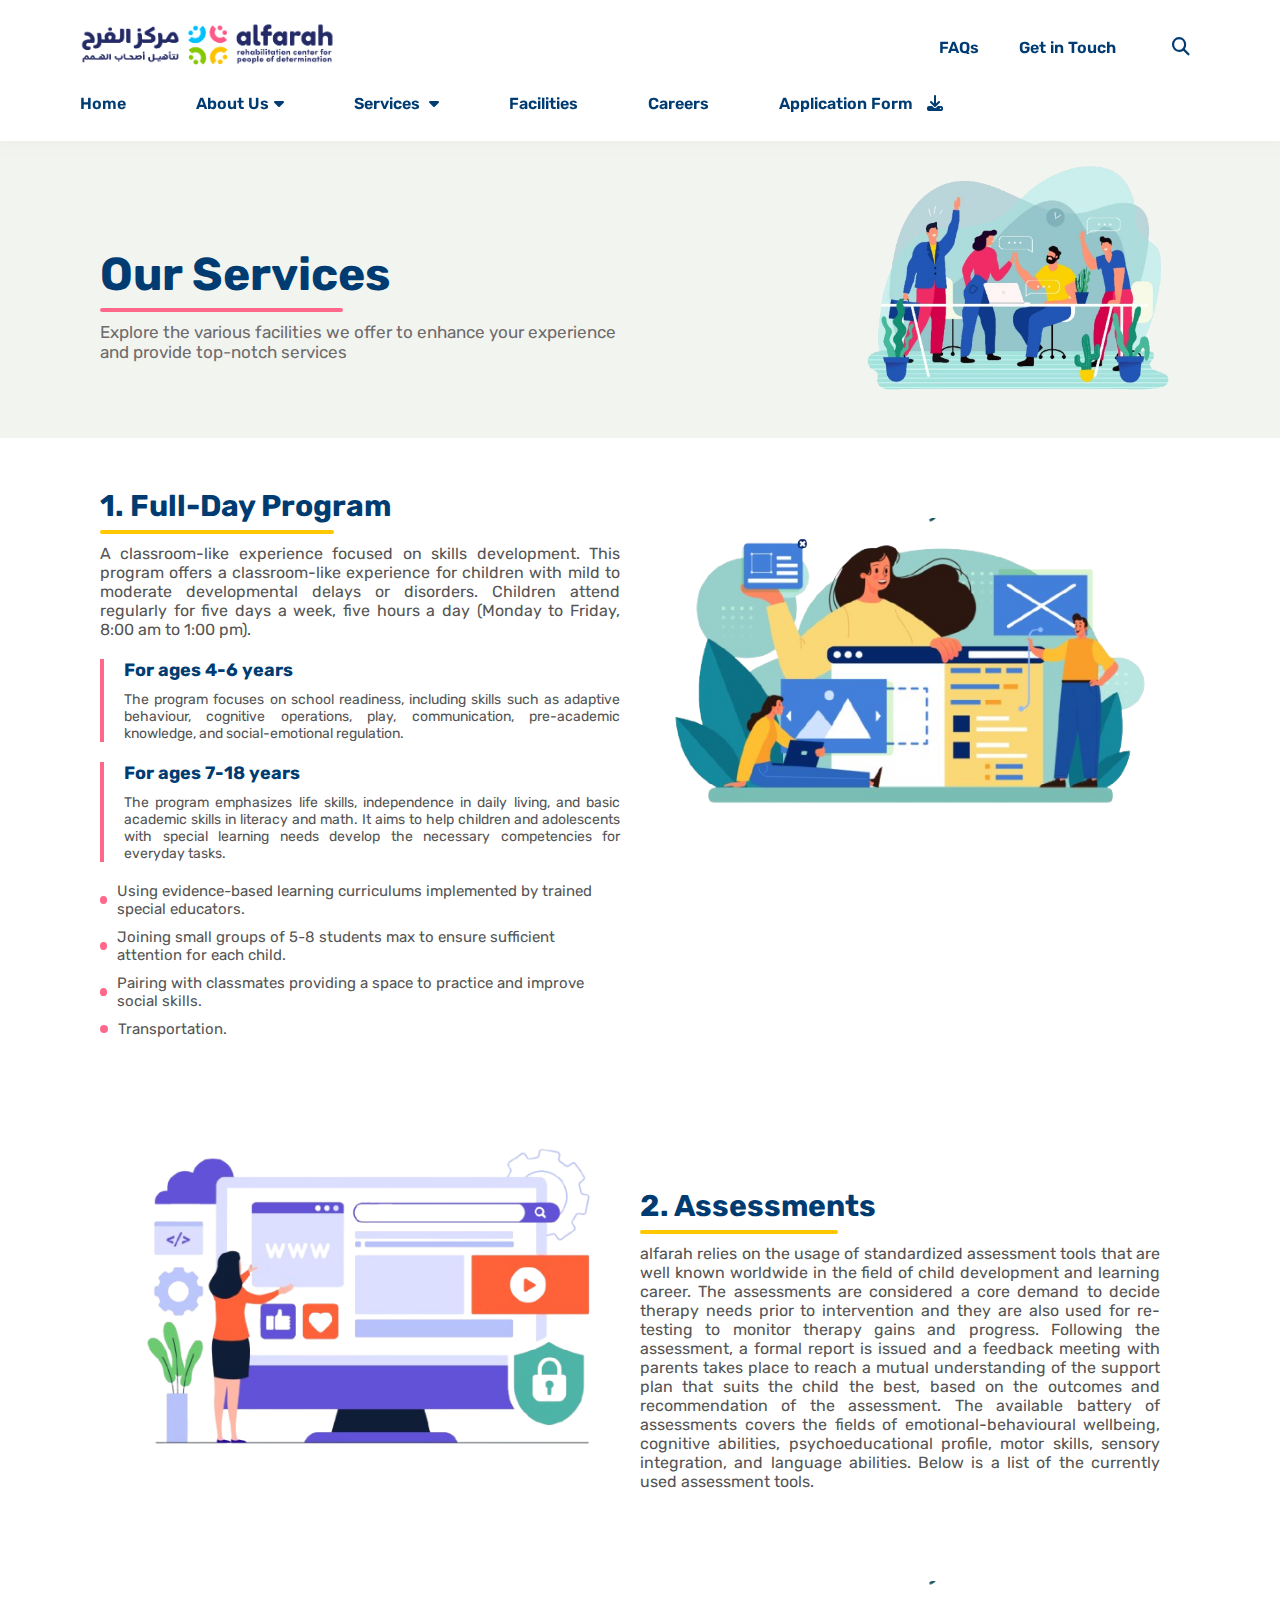
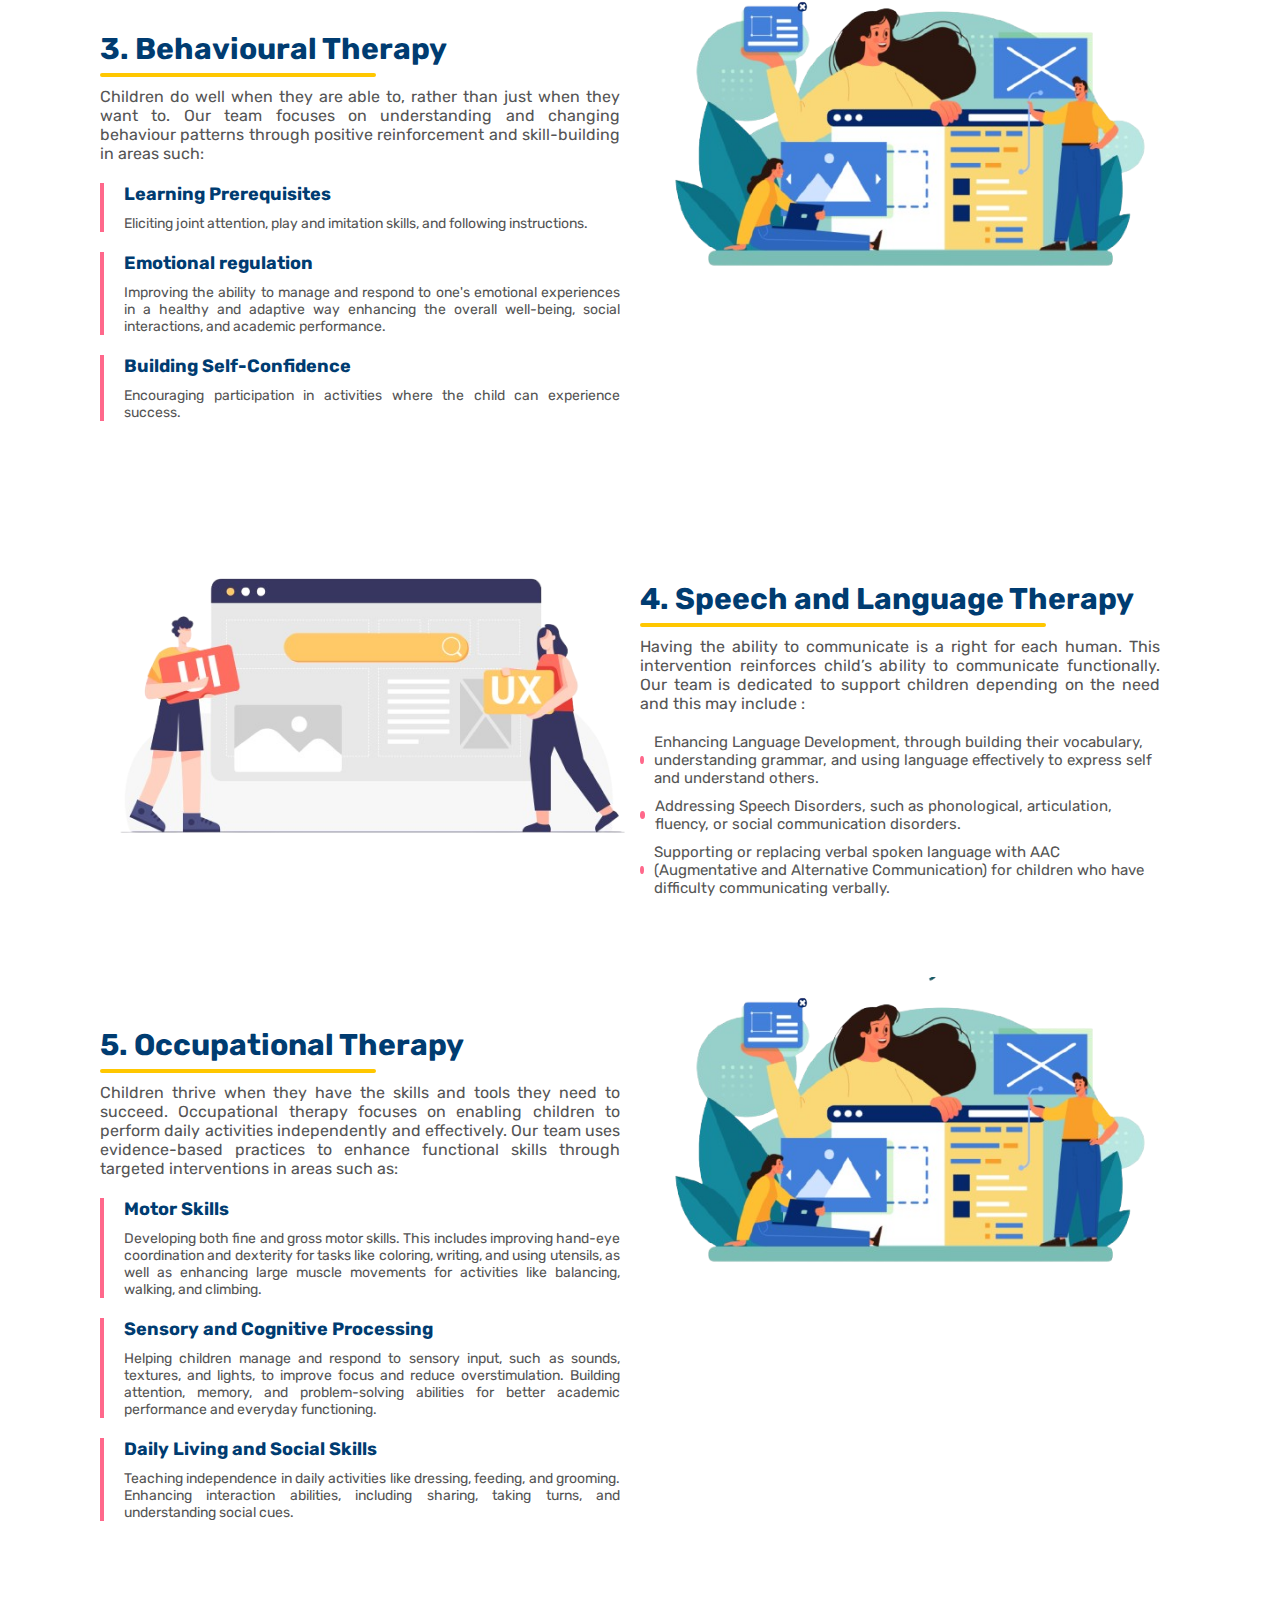
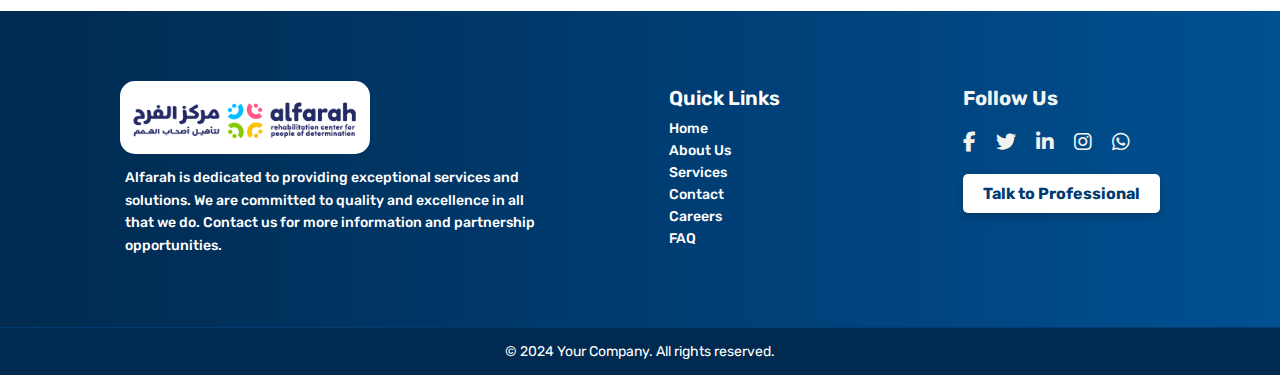
<file: services.html>
<!DOCTYPE html>
<html lang="en">
<head>
    <meta charset="UTF-8">
    <meta name="viewport" content="width=device-width, initial-scale=1.0">
    
    <!-- Font Awesome file link -->
    <link rel="stylesheet" href="https://cdnjs.cloudflare.com/ajax/libs/font-awesome/6.6.0/css/all.min.css">

    <!-- Custom CSS -->
    <link rel="stylesheet" href="styles.css">
    <link rel="stylesheet" href="about.css">
    <link rel="stylesheet" href="services.css">
    <link rel="stylesheet" href="responsive.css">

    <title>Alfarah</title>
</head>
<body>
  <header class="header">
    <div class="header-container">
        <div class="header-logo">
            <img src="images/new-logo.png" alt="LOGO IMAGE">
        </div>

        <!-- Menu icon for mobile view -->
        <div class="fas fa-bars" id="menu-icon"></div>
        <div class="fas fa-times" id="close-icon"></div>

        <div class="header-link">
            <a href="/faq.html" id="faq-link">FAQs</a>
            <a href="index.html#get-help" id="contact-link">Get in Touch</a>
            <!-- <a href="#" id="arabic-link">العربية</a> -->
            <div class="search-bar">
                <input type="text" placeholder="Search...">
                <i class="fas fa-search"></i>
                <i class="fas fa-times"></i>
            </div>
        </div>
    </div>

    <nav class="main-nav" id="main-nav">
      <ul>
          <li><a href="/index.html" class="nav-link">Home</a></li>
          <li>
              <a href="/about.html" class="nav-link">About Us<i class="fa-solid fa-caret-down dropdown-icon"></i></a>
              <ul>
                  <li><a href="/about.html#our-team" class="nav-link">Our Team</a></li>
                  <li><a href="/about.html" class="nav-link">Vision & Mission</a></li>
                  <li><a href="/about.html#our-managemnet" class="nav-link">Management</a></li>
              </ul>
          </li>
          <li>
              <a href="/services.html" class="nav-link">Services <i class="fa-solid fa-caret-down dropdown-icon"></i></a>
              <ul>
                  <li><a href="/services.html#assesment" class="nav-link">Assessment</a></li>
                  <li><a href="/services.html#program" class="nav-link">Program</a></li>
                  <li><a href="/services.html#theory" class="nav-link">Therapy</a></li>
              </ul>
          </li>
          <li><a href="/facility.html" class="nav-link">Facilities</a></li>
          <li><a href="/careers.html" class="nav-link">Careers</a></li>
          <li>
              <a href="#" class="nav-link" id="application-form-link">Application Form 
                  <i class="fas fa-download"></i>
              </a>
          </li>
      </ul>
  </nav>
  
  <!-- Modal Structure -->
  <div id="download-modal" class="modal">
      <div class="modal-content">
          <span class="close-btn">&times;</span>
          <h2>Download Application Form</h2>
          <p>Are you sure you want to download the form?</p>
          <button id="confirm-download">Yes, Download</button>
          <button id="cancel-download">Cancel</button>
      </div>
  </div>
  
</header>

    <section class="offerings-section">
        <div class="offerings-content">
          <div class="offerings-header">
            <h1>Our Services</h1>
            <p>
           
                Explore the various facilities we offer to enhance your experience and provide top-notch services</p>
          </div>
        </div>
        <div class="offerings-image">
          <img src="images/about-container.png" alt="Offerings Image">
        </div>
      </section>
      
      

      
      <section class="services-section">
        <div class="service">
          <div class="service-content">
            <h3>1. Full-Day Program</h3>
            <p>
              A classroom-like experience focused on skills development. This program offers a classroom-like experience for children with mild to moderate developmental delays or disorders. Children attend regularly for five days a week, five hours a day (Monday to Friday, 8:00 am to 1:00 pm).
            </p>
            <div class="sub-service">
              <h4>For ages 4-6 years</h4>
              <p>The program focuses on school readiness, including skills such as adaptive behaviour, cognitive operations, play, communication, pre-academic knowledge, and social-emotional regulation.</p>
            </div>
            <div class="sub-service">
              <h4>For ages 7-18 years</h4>
              <p>The program emphasizes life skills, independence in daily living, and basic academic skills in literacy and math. It aims to help children and adolescents with special learning needs develop the necessary competencies for everyday tasks.</p>
            </div>
            <ul class="service-points">
              <li><span class="point-icon"></span> Using evidence-based learning curriculums implemented by trained special educators.</li>
              <li><span class="point-icon"></span> Joining small groups of 5-8 students max to ensure sufficient attention for each child.</li>
              <li><span class="point-icon"></span> Pairing with classmates providing a space to practice and improve social skills.</li>
              <li><span class="point-icon"></span> Transportation.</li>
            </ul>
          </div>
          <div class="service-image">
            <img src="images/27037302_site_layout_3-removebg-preview (1).png" alt="Full-Day Program Image">
          </div>
        </div>
      
        <div class="service-reverse">
            <div class="service-image-reverse">
                <img src="images/22112043_6587176-removebg-preview.png" alt="Full-Day Program Image">
              </div>
            <div class="service-content-reverse">
              <h3>2. Assessments</h3>
              <p>
                alfarah relies on the usage of standardized assessment tools that are well known worldwide in the field of child development and learning career. The assessments are considered a core demand to decide therapy needs prior to intervention and they are also used for re-testing to monitor therapy gains and progress.  Following the assessment, a formal report is issued and a feedback meeting with parents takes place to reach a mutual understanding of the support plan that suits the child the best, based on the outcomes and recommendation of the assessment. The available battery of assessments covers the fields of emotional-behavioural wellbeing, cognitive abilities, psychoeducational profile, motor skills, sensory integration, and language abilities.  Below is a list of the currently used assessment tools.
              </p>
              
             
            </div>
           
          </div>

          <div class="service">
            <div class="service-content service-content-two" style="margin-top: 8rem;">
              <h3>3. Behavioural Therapy</h3>
              <p>Children do well when they are able to, rather than just when they want to. Our team focuses on understanding and changing behaviour patterns through positive reinforcement and skill-building in areas such: 
               </p>
               <div class="sub-service">
                <h4>Learning Prerequisites</h4>
                <p>Eliciting joint attention, play and imitation skills, and following instructions.</p>
              </div>
              <div class="sub-service">
                <h4>Emotional regulation</h4>
                <p>Improving the ability to manage and respond to one's emotional experiences in a healthy and adaptive way enhancing the overall well-being, social interactions, and academic performance.</p>
              </div>
              <div class="sub-service">
                <h4>Building Self-Confidence</h4>
                <p>Encouraging participation in activities where the child can experience success.</p>
              </div>
             
            </div>
            <div class="service-image">
              <img src="images/27037302_site_layout_3-removebg-preview (1).png" alt="Full-Day Program Image">
            </div>
          </div>

          <div class="service-reverse">
            <div class="service-image-reverse">
                <img src="images/22821974_Na_Dec_21-removebg-preview.png" alt="Full-Day Program Image">
              </div>
            <div class="service-content-reverse service-content-reverse-two">
              <h3>4. Speech and Language Therapy</h3>
              <p>
                Having the ability to communicate is a right for each human.  This intervention reinforces child’s ability to communicate functionally. Our team is dedicated to support children depending on the need and this may include :
              </p>
              <ul class="service-points-reverse">
                <li><span class="point-icon-reverse"></span> Enhancing Language Development, through building their vocabulary, understanding grammar, and using language effectively to express self and understand others.</li>
                <li><span class="point-icon-reverse"></span> Addressing Speech Disorders, such as phonological, articulation, fluency, or social communication disorders.</li>
                <li><span class="point-icon-reverse"></span> Supporting or replacing verbal spoken language with AAC (Augmentative and Alternative Communication) for children who have difficulty communicating verbally. </li>

              </ul>
              
            </div>
           
          </div>

          <div class="service">
            <div class="service-content service-content-two" style="margin-top: 8rem;">
              <h3>5. Occupational Therapy</h3>
              <p>Children thrive when they have the skills and tools they need to succeed. Occupational therapy focuses on enabling children to perform daily activities independently and effectively. Our team uses evidence-based practices to enhance functional skills through targeted interventions in areas such as:

               </p>
               <div class="sub-service">
                <h4>Motor Skills</h4>
                <p>Developing both fine and gross motor skills. This includes improving hand-eye coordination and dexterity for tasks like coloring, writing, and using utensils, as well as enhancing large muscle movements for activities like balancing, walking, and climbing.
                </p>
              </div>
              <div class="sub-service">
                <h4>Sensory and Cognitive Processing</h4>
                <p>Helping children manage and respond to sensory input, such as sounds, textures, and lights, to improve focus and reduce overstimulation. Building attention, memory, and problem-solving abilities for better academic performance and everyday functioning.
                </p>
              </div>
              <div class="sub-service">
                <h4>Daily Living and Social Skills</h4>
                <p>Teaching independence in daily activities like dressing, feeding, and grooming. Enhancing interaction abilities, including sharing, taking turns, and understanding social cues.</p>
              </div>
              
             
            </div>
            <div class="service-image">
              <img src="images/27037302_site_layout_3-removebg-preview (1).png" alt="Full-Day Program Image">
            </div>
          </div>

      
        <!-- Repeat this block for the remaining 4 services, alternating the reverse class -->
      </section>

       
 <!-- Modal Popup Form -->
  <section id="get-help"></section>
  <div id="contactModal" class="contact-modal">
    <div class="contact-modal-content">
      <span class="contact-close">&times;</span>
      <h2>Leave Here Message</h2>
      <form id="contactForm" action="mailto:hr@alfarahcenter.com " method="post" enctype="text/plain">
        <label for="name">Name:</label>
        <input type="text" id="name" name="name" required>
  
        <label for="email">Email:</label>
        <input type="email" id="email" name="email" required>
  
        <label for="message">Message:</label>
        <textarea id="message" name="message" rows="4" required></textarea>
  
        <button type="submit" class="send-button">Send Message</button>
        
      </form>
    </div>
  </div>
  
      
  <footer class="footer-section">
    <div class="footer-left">
      <img src="./images/logo.png" alt="Alfarah Logo" class="footer-logo">
      <p class="footer-info">
        Alfarah is dedicated to providing exceptional services and solutions. We are committed to quality and excellence in all that we do. Contact us for more information and partnership opportunities.
      </p>
    </div>
  
    <div class="quick-links">
      <h4>Quick Links</h4>
      <ul>
        <li><a href="./index.html">Home</a></li>
        <li><a href="./about.html">About Us</a></li>
        <li><a href="./services.html">Services</a></li>
        <li><a href="./index.html#get-in-touch">Contact</a></li>
        <li><a href="./careers.html">Careers</a></li>
        <li><a href="./faq.html">FAQ</a></li>
      </ul>
    </div>
  
    <div class="footer-right">
      <h2>Follow Us</h2>
      <div class="social-media">
       
        <a href="#" class="social-icon"><i class="fab fa-facebook-f"></i></a>
        <a href="#" class="social-icon"><i class="fab fa-twitter"></i></a>
        <a href="#" class="social-icon"><i class="fab fa-linkedin-in"></i></a>
        <a href="#" class="social-icon"><i class="fab fa-instagram"></i></a>
        <a href="#" class="social-icon"><i class="fab fa-whatsapp"></i></a>
      </div>
      <button id="talkToProsBtn" class="talk-to-pros-btn">Talk to Professional</button>
    </div>

   
  </footer>
      <div class="footer-copyright">
        <p>&copy; 2024 Your Company. All rights reserved.</p>
      </div>
      

<script src="script.js"></script>
      
      </body>
      </html>
</file>
<file: styles.css>
@import url('https://fonts.googleapis.com/css2?family=Josefin+Sans:ital,wght@0,100..700;1,100..700&family=Outfit:wght@100..900&family=Poppins:ital,wght@0,100;0,200;0,300;0,400;0,500;0,600;0,700;0,800;0,900;1,100;1,200;1,300;1,400;1,500;1,600;1,700;1,800;1,900&family=Rubik:ital,wght@0,300..900;1,300..900&display=swap');

:root {
  --color: #003C71;
  --coralpink: #FF688B;
  --skyblue: #00BFFF;
  --amber: #FFC700;
  --green: #95C92C;
  --white: #F2F4EF;
}

* {
  margin: 0;
  padding: 0;
  box-sizing: border-box;
  font-family: "Rubik", sans-serif;
  
  transition: all 0.2s linear;
  text-decoration: none;
}

html {
  font-size: 62.5%;
}

body {
  overflow-x: hidden;
}
/* For Webkit-based browsers (Chrome, Safari) */
::-webkit-scrollbar {
  width: 12px; /* Adjust the width as needed */
  height: 8px; /* Smaller height for horizontal scrollbars */
}

::-webkit-scrollbar-track {
  background: #f2f4ef; /* Background color of the track */
  border-radius: 10px; /* Rounded corners for the track */
}

::-webkit-scrollbar-thumb {
  background: linear-gradient(180deg, #003C71, #005F99); /* Gradient color for the scrollbar */
  border-radius: 10px; /* Roundness of the scrollbar thumb */
  border: 2px solid #f2f4ef; /* Add border for a rounded effect */
  min-height: 30px; /* Ensures the thumb height is not too small */
}

/* For Firefox */
* {
  scrollbar-width: thin; /* Makes the scrollbar thinner */
  scrollbar-color: linear-gradient(180deg, #003C71, #005F99) #f2f4ef; /* Gradient for thumb and color for track */
  scrollbar-radius: 10px; /* Rounded corners for the scrollbar */
}


.header {
  display: block;
  align-items: center;
  justify-content: space-between;
  width: 100%;
  padding: 2rem 8rem;
  background-color: white;
  position: fixed;
  top: 0;
  left: 0;
  z-index: 100;
  box-shadow: 0 4px 6px rgba(236, 234, 234, 0.5); /* White shadow effect */
}


.header .header-container {
  display: flex;
  align-items: center;
  justify-content: space-between;
}

.header .header-container .header-logo img {
  width: 20vw;
}

.header .logo {
  font-size: 2.5rem;
  color: #fff;
}

.header .header-container .header-link {
  font-size: 1.5rem;
  display: flex;
  justify-content: space-between;
  align-items: center;
  text-align: right;
  list-style: none; /* Remove bullet points */
  padding: 0;
  margin: 0;
}

.header .header-container .header-link li {
  margin: 0 1rem; /* Add space between list items */
}

.header .header-container .header-link a {
  position: relative;
  text-decoration: none;
  color: var(--color);
  font-size: 1.6rem;
  font-weight: 600;
  cursor: pointer;
  margin: 0 2rem;
  transition: color 0.3s ease;
}

/* Underline only under the text */
.header .header-container .header-link a::after {
  content: '';
  position: absolute;
  width: 0;
  height: 3.5px;
  bottom: -10px;
  left: 0;
  background-color: var(--green);
  transition: width 0.3s ease;
}

.header .header-container .header-link a:hover::after,
.header .header-container .header-link a.active::after {
  width: 100%;
}

.header .header-container .header-link a:hover {
  color: var(--color-hover); /* Optional: Change text color on hover */
}


.search-bar {
  position: relative;
  transition: width 0.3s ease;
}

.search-bar input {
  width: 0;
  padding: 10px 40px 10px 20px;
  border: 2px solid #ffffff;
  border-radius: 4px;
  font-size: 16px;
  outline: none;
  transition: width 0.3s ease;
}

.search-bar.expanded input {
  width: 300px; /* Adjust as needed */
  border: 3px solid var(--green);
}

.search-bar i {
  position: absolute;
  right: 10px;
  top: 50%;
  transform: translateY(-50%);
  font-size: 18px;
  color: #003C71;
  cursor: pointer;
}

.search-bar .fa-search {
  display: block;
}

.search-bar .fa-times {
  display: none;
}

.search-bar.expanded .fa-search {
  display: none;
}

.search-bar.expanded .fa-times {
  display: block;
}

.search-bar input::placeholder {
  color: #aaa;
}

/* Main Navigation Styles */
.main-nav ul {
  list-style: none;
  display: flex;
}

.main-nav ul li {
  position: relative;
}

.main-nav ul li a {
  color: var(--color);
  font-size: 1.6rem;
  font-weight: 600;
  text-decoration: none;
  padding: 2rem 7rem 0 0;
  display: block;
  transition: color 0.3s ease;
}

.main-nav ul li a:after {
  content: '';
  display: block;
  width: 0;
  height: 0.3rem;
  background-color: #FFC700;
  transition: width 0.3s ease;
  margin: 0.5rem auto 0;
}

.main-nav ul li a.active:after,
.main-nav ul li a:hover:after {
  width: 100%;
}

/* Dropdown Menu Styles */
.main-nav ul li ul {
  display: none; /* Hidden by default */
  position: absolute;
  top: 100%;
  left: 0;
  background-color: #f8f8f8;
  border: 0.2rem solid whitesmoke;
  padding: 0;
  margin: 0;
  z-index: 1000;
}

.main-nav ul li ul li {
  width: 200px; /* Width of the dropdown items */
}

.main-nav ul li ul li a {
  padding: 10px 20px;
  color: var(--color);
  font-weight: 500;
}

.main-nav ul li ul li a:hover {
  background-color: #e0e0e0; /* Background color on hover */
}

/* Dropdown Icon */
.dropdown-icon {
  margin-left: 5px;
  cursor: pointer;
}

/* Show dropdown on hover */
.main-nav ul li:hover > ul {
  display: block;
}

/* Show dropdown on click */
.main-nav ul li.active > ul {
  display: block;
}

.dropdown-icon {
  transition: transform 0.3s ease;
}

/* Adjustments to the dropdown icon rotation */
.fa-caret-up {
  transform: rotate(180deg);
}

.fa-download{
  padding-left: 10px;
}
/* Media Queries */
.header .fa-bars,
.header .fa-times {
  display: none;
}

/* Modal background styling */
.modal {
  display: none; /* Hidden by default */
  position: fixed;
  z-index: 1;
  left: 0;
  top: 0;
  width: 100%;
  height: 100%;
  background-color: rgba(0, 0, 0, 0.7); /* Darker background with opacity */
  backdrop-filter: blur(5px); /* Optional: Adds a blur effect to the background */
}

/* Modal content styling */
.modal-content {
  background-color: #fff;
  margin: 15% auto;
  padding: 2rem;
  border-radius: 1.5rem;
  width: 80%;
  max-width: 450px;
  text-align: center;
  position: relative;
  box-shadow: 0 5px 15px rgba(0, 0, 0, 0.3); /* Adds shadow effect */
  animation: slide-down 0.3s ease-out; /* Smooth slide-down animation */
}

/* Modal title */
.modal-content h2 {
  font-size: 2rem;
  color: var(--color);
  margin-bottom: 1rem;
}

/* Modal text */
.modal-content p {
  font-size: 1.2rem;
  color: #555;
  margin-bottom: 2rem;
}

/* Close button styling */
.close-btn {
  position: absolute;
  top: 10px;
  right: 20px;
  font-size: 24px;
  cursor: pointer;
  color: #999;
  transition: color 0.3s ease;
}

.close-btn:hover {
  color: #555;
}
/* Modal background styling */
.modal {
  display: none; /* Hidden by default */
  position: fixed;
  z-index: 5;
  left: 0;
  top: 0;
  width: 100%;
  height: 100%;
  background-color: rgba(0, 0, 0, 0.7); /* Darker background with opacity */
  backdrop-filter: blur(5px); /* Optional: Adds a blur effect to the background */
}

/* Modal content styling */
.modal-content {
  background-color: #fff;
  margin: 15% auto;
  padding: 2rem;
  border-radius: 1.5rem;
  width: 100%;
  max-width: 550px;
  height: 40vh;
  text-align: center;
  position: relative;
  box-shadow: 0 5px 15px rgba(0, 0, 0, 0.3); /* Adds shadow effect */
  animation: slide-down 0.3s ease-out; /* Smooth slide-down animation */
}

/* Modal title */
.modal-content h2 {
  margin-top: 5rem;
  font-size: 2.5rem;
  color: var(--color);
  margin-bottom: 1rem;
}

/* Modal text */
.modal-content p {
  margin-top: 2rem;
  font-size: 1.8rem;
  color: #555;
  margin-bottom: 2rem;
}

/* Close button styling */
.close-btn {
  position: absolute;
  top: 10px;
  right: 20px;
  font-size: 3rem;
  cursor: pointer;
  color: #999;
  transition: color 0.3s ease;
}

.close-btn:hover {
  color: #000000;
}

/* Modal buttons */
.modal button {
  margin: 1rem 0.5rem;
  padding: 0.8rem 1.5rem;
  font-size: 1rem;
  border: none;
  border-radius: 0.5rem;
  cursor: pointer;
  transition: background-color 0.3s ease, color 0.3s ease;
}

/* Confirm button styling */
#confirm-download {
  background-color: var(--color);
  color: #fff;
  font-size: 1.5rem;
}

#confirm-download:hover {
  background-color: #012442;
}

/* Cancel button styling */
#cancel-download {
  background-color: #f5f5f5;
  color: #555;
  font-size: 1.5rem;
}

#cancel-download:hover {
  background-color: #e0e0e0;
  color: #333;
}

/* Animation for modal */
@keyframes slide-down {
  from {
      transform: translateY(-30px);
      opacity: 0;
  }
  to {
      transform: translateY(0);
      opacity: 1;
  }
}


.home-section {
  position: relative;
  display: flex;
  align-items: center;
  margin-top: 15rem;
  justify-content: center;
  min-height: 80vh; /* Full viewport height */
 /* Background color */
  padding: 1rem  2rem;
  text-align: left; /* Center text in the section */
  overflow: hidden; /* Hide overflow for a cleaner look */
}

.home-text {
  flex: 1;
  max-width: 600px; /* Limit the text width */
  margin-right: 2rem; /* Space between text and image */
}

.home-text h1 {
  font-size: 7rem;
  margin-bottom: 1rem;
  color: var(--color); /* Use your primary color */
  line-height: 1.2; /* Adjust line spacing */
}

.home-text h2 {
  font-size: 3.2rem;
  margin-bottom: 1rem;
  color: var(--color); /* Use your primary color */
  line-height: 1.4; 
}
.home-text h2 span {
  margin-top: 10rem;
 
}

.home-text p {
  font-size: 1.9rem;
  color: #333; /* Darker text color for readability */
  line-height: 1.6;
}

.gradient-button {
  padding: 1rem 2rem;
  font-size: 1.6rem;
  font-weight: 600;
  color: var(--color);/* Text color */
  background: linear-gradient(90deg, #FFC700, #FFC700); /* Gradient using shades of #003C71 */
  border: none;
  width: 30%;
  margin-top: 2rem;
  border-radius: 8px; /* Rounded corners */
  cursor: pointer;
  box-shadow: 0 4px 8px rgba(0, 0, 0, 0.2); /* Subtle shadow */
  transition: transform 0.2s ease-in-out;
}

.gradient-button:hover {
  transform: translateY(-3px); /* Lift effect on hover */
  box-shadow: 0 8px 16px rgba(0, 0, 0, 0.3); /* Enhanced shadow on hover */
}

.gradient-button:active {
  transform: translateY(0); /* Remove lift effect on click */
  box-shadow: 0 4px 8px rgba(0, 0, 0, 0.2); /* Revert to original shadow */
}

.home-image {
  flex: 1;
  max-width: 600px; /* Limit the image width */
  position: relative; /* Position relative for overlay */
}

.home-image {
  position: relative; /* Position relative for overlay */
  z-index: 1; /* Ensure the primary image is on top */
}
.image-over-side {
  position: absolute;
  bottom: 15rem;
  right: 1rem;
  width: 10%; /* Adjust width as needed */
  height: 60%; /* Adjust height as needed */
  background: url('./images/end.png') no-repeat center center; /* Use your image path */
  background-size: contain; /* Ensure the image is fully visible and maintains its aspect ratio */
  background-position: center center; /* Center the image within the div */
  z-index: -1; /* Place it behind other content */
  /* Optional: Add blur effect if needed */
  /* Optional: Adjust opacity if needed */
}




.home-image img {
  width: 100%;
  margin-bottom: 10rem; ;
  height: auto;
  border-radius: 8px; /* Rounded corners */
/* Subtle shadow */
  position: relative; /* Ensure the image is above the blob */
  z-index: 1; /* Ensure the image is above the blob */
}


.colorful-text {
  text-transform: lowercase;
  background: linear-gradient(45deg, #95C92C,#95C92C, #95C92C); /* Gradient color */
  -webkit-background-clip: text; /* Clip the background to text  #00BFFF*/
  -webkit-text-fill-color: transparent; /* Make the text color transparent to show the background */
  font-weight: bold; /* Optional: make the text bold */
}


.about-section {
position: relative;
  padding: 0rem 13rem;
  height: 75vh;
  background-color: #f9f9f9; /* Background color for the section */
}
.about-text {
  padding-top: 5rem;
  display: flex;
  align-items: center;
  justify-content: space-between;
}
.about-header {
  margin-bottom: 2rem;
}

.about-header h1 {
  font-size: 3.5rem;
  color: var(--color); /* Primary color */
  position: relative; /* Needed for positioning the ::after pseudo-element */
  display: inline-block; /* Allow the pseudo-element to span the text width */
  margin-bottom: 0.9rem; /* Space between text and underline */
}

.about-header h1::after {
  content: "";
  position: absolute;
  left: 0;
  bottom: -0.9rem; /* Position the underline just below the text */
  width: 100%;
  height: 0.4rem; /* Thickness of the underline */
  background: linear-gradient(90deg, 
              #FF688B,
              #FF688B); /* Gradient with your brand colors */
  border-radius: 5px; /* Rounded corners for the underline */
}



.about-content p {
  font-size: 1.6rem;
  color: #6d6b6b;
  line-height: 1.6;
  max-width: 600px;
  margin: 0 auto;
}

.about-block {
  display: flex;
  justify-content: space-between; /* Space between image and cards */
  align-items: flex-start; /* Align items at the top */
  gap: 2rem; /* Space between image and cards */
  flex-wrap: wrap; /* Allow wrapping on smaller screens */
  margin-top: 8rem;
}

.about-image {
  flex: 1; /* Take up remaining space */
  max-width: 40%; /* Limit the image size */
}

.about-image img {
  width: 100%;
  height: auto; /* Maintain aspect ratio */
  border-radius: 1rem;
}
.about-block {
  display: flex;
  justify-content: space-between;
  align-items: flex-start;
  gap: 2rem;
  flex-wrap: wrap;
  margin-top: 8rem;
}

.about-image {
  flex: 1;
  margin-top: -12rem;
  max-width: 40%;
}

.about-image img {
  width: 100%;
  height: auto;
  border-radius: 1rem;
}

.about-cards {
  margin-top: -2rem;
  display: flex;
  flex-direction: column;
  flex: 1;
  max-width: 47%;
  gap: 2.5rem;
}

.card {
  background-color: #fff;
  border-radius: 2rem;
  box-shadow: 0 2px 6px rgba(0, 191, 255, 0.7);
  padding: 1rem 2rem;
  text-align: left;
  display: flex;
  align-items: center;
  justify-content: space-between;
}

.card-icon {
  width: 40px;
  height: auto;
  margin-right: 1.5rem;
  background-color: var(--white);
  border-radius: 50%;
}

.card-content {
  flex: 1;
}

.card h3 {
  font-size: 2rem;
  margin: 1rem 0;
  color: var(--color);
}

.card p {
  font-size: 1.5rem;
  color: #6d6b6b;
  text-align: justify;
  hyphens: auto;
}

.arrow-icon {
  font-size: 1.5rem;
  color: var(--color); /* Set color for the icon */
  margin-left: 1rem;
}


/* Responsive Styles for Tablets (768px and below) */
@media (max-width: 768px) {
  .about-block {
    flex-direction: column; /* Stack the image and cards vertically */
    align-items: center; /* Center-align the content */
    gap: 3rem;
    margin-top: 5rem; /* Reduce margin for smaller screens */
  }

  .about-image {
    max-width: 80%; /* Adjust the image width for tablet */
    margin-top: -8rem; /* Adjust the top margin for better spacing */
  }

  .about-cards {
    max-width: 80%; /* Adjust the card container width for tablet */
    margin-top: 0; /* Reset top margin */
  }

  .card h3 {
    font-size: 1.8rem; /* Slightly reduce font size for headers */
  }

  .card p {
    font-size: 1.4rem; /* Slightly reduce font size for paragraph */
  }
}

/* Responsive Styles for Mobile (480px and below) */
@media (max-width: 480px) {
  .about-block {
    flex-direction: column; /* Stack the image and cards vertically */
    align-items: center; /* Center-align the content */
    gap: 2rem; /* Reduce gap between image and cards */
    margin-top: 4rem; /* Reduce margin for smaller screens */
  }

  .about-image {
    max-width: 100%; /* Use full width for image on mobile */
    margin-top: -5rem; /* Adjust top margin */
  }

  .about-cards {
    max-width: 100%; /* Use full width for cards on mobile */
    margin-top: 0; /* Reset top margin */
    gap: 2rem; /* Reduce gap between cards */
  }

  .card {
    padding: 1rem; /* Reduce padding for mobile */
    flex-direction: column; /* Stack icon and content vertically */
    text-align: center; /* Center-align text */
  }

  .card-icon {
    margin: 0 auto 1rem auto; /* Center icon and add margin below */
  }

  .arrow-icon {
    margin-left: 0; /* Remove left margin */
    margin-top: 1rem; /* Add top margin */
    font-size: 1.2rem; /* Reduce arrow size */
  }

  .card h3 {
    font-size: 1.6rem; /* Reduce font size for headers */
  }

  .card p {
    font-size: 1.2rem; /* Reduce font size for paragraph */
  }
}



.image-over-side-2 {
  position: absolute;
  top: 1rem;
  right: 3rem;
  width: 9%; /* Adjust width as needed */
  height: 50%; /* Adjust height as needed */
  background: url('./images/Theo\ \(1\).png') no-repeat center center; /* Use your image path */
  background-size: contain; /* Ensure the image is fully visible and maintains its aspect ratio */
  background-position: center center; /* Center the image within the div */
  z-index: 5; /* Place it behind other content */
  /* Optional: Add blur effect if needed */
  /* Optional: Adjust opacity if needed */
}

.button-container {
  margin-top:3rem;
  display: flex;
  justify-content: center; /* Centers the button horizontally */
  align-items: center; /* Centers the button vertically (if needed) */
  width: 100%; /* Ensure the container takes the full width */
}

.button {
  display: flex;
  align-items: center;
  justify-content: center;
  padding: 1rem 2rem;
  font-size: 1.6rem;
  font-weight: 600;
  color: var(--color); /* Text color */
  background: linear-gradient(90deg, #FFC700, #FFC700); /* Gradient using shades of #003C71 */ /* Gradient using shades of #003C71 */
  border: none;
  border-radius: 8px; /* Rounded corners */
  cursor: pointer;
  box-shadow: 0 4px 8px rgba(0, 0, 0, 0.2); /* Subtle shadow */
  transition: transform 0.2s ease-in-out, box-shadow 0.2s ease;
 
margin-top: 2rem;
max-width: 250px;
  text-align: center; /* Center text */
}

.button i {
  margin-left: 0.8rem; /* Space between text and icon */
  font-size: 1.8rem; /* Adjust icon size as needed */
}

.button:hover {
 /* Slightly enlarge on hover */
  box-shadow: 0 8px 16px rgba(0, 0, 0, 0.3); /* Enhanced shadow on hover */
}

.button:active {
 /* Slightly shrink on click */
  box-shadow: 0 4px 8px rgba(0, 0, 0, 0.2); /* Revert to original shadow */
}






.services-section {
  position: relative;
  display: flex;
  justify-content: space-between;
  gap: 5rem;
  background-color: var(--white);
  padding: 5rem 10rem;

  flex-wrap: wrap; /* Ensure responsiveness */
}

.image-over-side-3 {
  position: absolute;
  bottom: -18rem;
  right: 3rem;
  width: 15%; /* Adjust width as needed */
  height: 60%; /* Adjust height as needed */
  background: url('./images/Theo\'s\ soft\ side.png') no-repeat center center; /* Use your image path */
  background-size: contain; /* Ensure the image is fully visible and maintains its aspect ratio */
  background-position: center center; /* Center the image within the div */
  z-index: 5; /* Place it behind other content */
  /* Optional: Add blur effect if needed */
  /* Optional: Adjust opacity if needed */
}

.services-left {
  flex: 1;
  margin-right: 2rem;
}

.collage {
  display: grid;
  grid-template-columns: repeat(2, 1fr);
  gap: 1rem;
}

.collage-item {
  width: 100%;
  height: auto;
  border-radius: 8px;
  object-fit: cover;
}

.collage .two {
  display: list-item;
}

.collage .three {
  display: list-item;
}

.collage .four{
display: list-item;
}

.services-right {
  flex: 1;
 
  
}

.services-right h1 {
  font-size: 4rem;
  color: var(--color); /* Primary color */
  margin-right: 1rem;
  position: relative; /* Required for positioning ::after pseudo-element */
}

.services-right h1::after {
  content: "";
  position: absolute;
  left: 0%;
  text-align: center;
  bottom: -0.9rem; /* Position the underline just below the text */
  width: 45%;
  height: 0.4rem; /* Thickness of the underline */
  background: linear-gradient(90deg, 
            #FF688B,
            #FF688B); /* Gradient with your brand colors */
  border-radius: 5px; /* Rounded corners for the underline *//* Place underline behind any content inside .services-right */
}

.services-right p {
  font-size: 1.4rem;
  color: #6d6b6b; /* Darker text color for readability */
  margin-bottom: 2rem;
  margin-top: 2rem;
  line-height: .5cm;
}


.carousel-controls {
  display: flex;
  justify-content: center;
  padding-top: 2rem;
  margin-top: 8rem;
}

.carousel-icon {
  background-color: var(--color);
  color: #fff;
  border: none;
  padding: 0.5rem 1rem;
  margin: 0 0.5rem;
  cursor: pointer;
  font-size: 1rem;
  transition: background-color 0.3s ease;
}

.carousel-icon:hover {
  background-color: var(--amber); /* Change to a hover color */
}
.services-cards {
  display: flex;
  flex-direction: column;
  gap: 1rem;
}
.card-new {
  border: 1px solid #ddd; /* Border around the card */
  border-radius: 8px; /* Rounded corners */
  padding: 1rem; /* Padding inside the card */
  text-align: left; /* Align text to the left */
  background: #fff; /* Background color */
  box-shadow: 0 4px 8px rgba(0, 0, 0, 0.1); /* Subtle shadow */
}

.card-header {
  display: flex;
  align-items: center; /* Align items vertically in the center */
  margin-bottom: 0rem; /* Space between heading and paragraph */
}
.card-icon-new {
  width: 40px;
  height: 40px;
}

.card-header h3 {
  margin: 0;
  text-align: left;
  font-size: 1.6rem;
  color: var(--color); /* Primary color */
  flex: 1; /* Allow heading to take up remaining space */
}

.card-header i {
  font-size: 1.5rem; /* Adjust size as needed */
  color: var(--color); /* Use primary color or another color */
  cursor: pointer; /* Optional: pointer cursor for interactivity */
  margin-right: 2rem; /* Space between heading and icon */
}

.card-new p {
  margin: 0;
  font-size: 1.5rem;
  color: #6d6b6b;
}



.image-over-side-5 {
  position: absolute;
  top: -10rem;
  right: 4rem;
  width: 25%; /* Adjust width as needed */
  height: 60%; /* Adjust height as needed */
  background: url('./images/21-Photoroom-removebg-preview.png') no-repeat center center; /* Use your image path */
  background-size: contain; /* Ensure the image is fully visible and maintains its aspect ratio */
  background-position: center center; /* Center the image within the div */
  z-index: 5; /* Place it behind other content */
  /* Optional: Add blur effect if needed */
  /* Optional: Adjust opacity if needed */
}



.facilities-section {
  padding: 4rem 12rem;
  background-color: white; /* Background color */
}

.facilities-section-over {
  background: url('./images/home-image.png') no-repeat center center; /* Use your image path */
  background-size: contain; /* Ensure the image is fully visible and maintains its aspect ratio */
  background-position: center center; /* Center the image within the div */
  height: 100%; /* Set the height to 100% */
  width: 100%; /* Set the width to 100% */
 /* Add a blur effect (adjust the value as needed) */
  z-index: -5; /* Place it behind other content */
  /* Optional: Adjust opacity if needed */
}

.image-over-side-4 {
  position: absolute;
  bottom: -25rem;
  right: 4rem;
  width: 25%; /* Adjust width as needed */
  height: 60%; /* Adjust height as needed */
  background: url('./images/21-Photoroom-removebg-preview.png') no-repeat center center; /* Use your image path */
  background-size: contain; /* Ensure the image is fully visible and maintains its aspect ratio */
  background-position: center center; /* Center the image within the div */
  z-index: 5; /* Place it behind other content */
  /* Optional: Add blur effect if needed */
  /* Optional: Adjust opacity if needed */
}
.facilities-content {
  max-width: 1200px;
  margin: 0 auto;
}

.facilities-header {
  text-align: center;
  display: block;
  align-items: center;
  justify-content: center;
  margin-bottom: 2rem;
}

.facilities-header h1 {
  font-size: 4rem;
  color: var(--color); /* Primary color */
  margin-right: 1rem;
  position: relative; /* For positioning the pseudo-element */
}

.facilities-header h1::after {
  content: "";
  position: absolute;
  left: 39%;
  text-align: center;
  bottom: -0.9rem; /* Position the underline just below the text */
  width: 22.5%;
  height: 0.4rem; /* Thickness of the underline */
  background: linear-gradient(90deg, 
              #FF688B, 
              #FF688B); /* Gradient with your brand colors */
  border-radius: 5px; /* Rounded corners for the underline */
}

.facilities-header p {
  font-size: 1.6rem;
  color: #666; /* Text color */
  margin: 3rem 0;
}

.facilities-cards {
  display: grid;
  grid-template-columns: repeat(3, 1fr); /* 3 cards in one row */
  gap: 5rem;
 
  margin-top: 5rem;
}


.card-facility {
  background: #fff; /* Card background */
  padding: 1.5rem;
 
  border-radius: 8px;
  box-shadow: 0 2px 6px rgba(0, 191, 255, 0.7);  /* Subtle shadow */
  text-align: left;
}

.card-icon-facilities {
  width: 50px;
  height: 50px;
  padding: 1rem;
 
  background-color: var(--white);
  border-radius: 15px;
 margin-left: 2rem;
  margin-bottom: 1rem;
}

.card-facility h3 {
  font-size: 1.9rem;
   padding: 0 2rem;
  color: var(--color);
  margin-bottom: 0.5rem;
}

.card-facility p {
  font-size: 1.5rem;
  color: #6d6b6b;
  text-align: justify; /* Align left */

  padding: 0 2rem;
  width: 100%;
}



.icon-button {
  display: inline-flex;
  align-items: center;
  justify-content: center;
  width: 6rem;
  height: 6rem;
  
  background-color: var(--white); /* Primary color */
  border-radius: 50%;
  color:var(--color); /* Icon color */
  text-decoration: none;
  font-size: 2.5rem;
  position: relative;
  top: 5rem;
  padding: 2rem 4rem;
  border-radius: 15px;
  left: 50%;
  transform: translateX(-50%);
}

.icon-button i {
  display: inline-block;
  vertical-align: middle;
  
}



.contact-section {
  display: flex;
  position: relative;
  flex-wrap: wrap;
  padding: 5rem 12rem;
  gap: 2rem;
  background-color: white; /* Light background color for the section */
  border-radius: 8px; /* Rounded corners for the section */
}

.contact-info, .contact-form {
  flex: 1;
  min-width: 300px; /* Ensure items are not too small on smaller screens */
}

.contact-info {
  display: flex;
  flex-direction: column;
  gap: 1rem;
}

.contact-info h2 {

  font-size: 4rem;
  color: var(--color); /* Primary color */
  margin-bottom: 1rem; /* Increased margin to better show the underline */
  position: relative; /* Ensure the ::after pseudo-element is positioned relative to the h1 */
  padding-bottom: 0.5rem; /* Added padding to provide space for the underline */
}
.contact-info h2::after {
  content: "";
  position: absolute;
  left: 0;
  bottom: 0; /* Positioned at the bottom of the padding area */
  width: 45%;
  height: 0.4rem; /* Thickness of the underline */
  background: linear-gradient(90deg, 
              #FF688B, 
              #FF688B); /* Gradient with your brand colors */
  border-radius: 5px; /* Rounded corners for the underline */
 /* Ensure the underline is behind the text */
}

.contact-icon {
  width: 2.4rem; /* Adjust the size as needed */
  height: 2.4rem;
  margin-right: 10px;
}

.contact-item {
  display: flex;
  align-items: center;
  color: #6d6b6b;
  margin-bottom: .5rem; /* Space between contact items */
}

.contact-item img {
  width: 5rem;
  height: 5rem;
}

.contact-item p {
  margin: 0; /* Ensure the paragraph aligns properly with the icon */
  font-size: 1.6rem; /* Adjust text size as needed */
}

/* Talk to Professionals Button */
.talk-to-pros-btn {
  color: var(--color); /* Primary text color */
  background: #ffffff; /* Solid white background */
  border: 2px solid #F2F4EF; /* Light border color */
  padding: 10px 20px;
  border: none;
  cursor: pointer;
  border-radius: 5px;
  font-size: 16px;
  font-weight: bold;
  text-align: center;
max-width: 250px;
  display: block; /* Block-level element */
  margin-left: auto;
  margin-right: auto;
  box-shadow: 0 4px 8px rgba(0, 0, 0, 0.2);
  transition: all 0.3s ease;
}

.talk-to-pros-btn:hover {
  background-color: var(--white);
  transform: translateY(-3px);
  box-shadow: 0 6px 12px rgba(0, 0, 0, 0.3);
}

.map-container {
  margin-top: 20px;
  text-align: center;
}

.map-container iframe {
  max-width: 100%;
  height: 40vh;
  border: 0;
}

/* Contact Modal Styles */
.contact-modal {
  display: none; /* Hidden by default */
  position: fixed;
  z-index: 999; /* Sit on top */
  left: 0;
  top: 0;
  width: 100%;
  height: 100%;
  overflow: auto; /* Enable scroll if needed */
  background-color: rgba(0, 0, 0, 0.5); /* Black background with opacity */
}

.contact-modal-content {
  background-color: #fefefe;
  margin: 15% auto; /* 15% from the top and centered */
  padding: 20px;
  border: 1px solid #888;
  width: 80%; /* Could be more or less, depending on screen size */
  max-width: 500px; /* Maximum width */
  border-radius: 10px;
}

.contact-close {
  color: #aaa;
  float: right;
  font-size: 2rem;
  font-weight: bold;
  cursor: pointer;
}
.contact-modal-content h2 {
  font-size: 3rem;
  font-weight: bold;
  color: var(--color);
}

.contact-close:hover,
.contact-close:focus {
  color: black;
}

/* Form Styles */
.contact-modal form {
  display: flex;
  flex-direction: column;
}

.contact-modal form label {
  margin-top: 10px;
  font-size: 1.4rem;
  color: var(--color);
}

.contact-modal form input,
.contact-modal form textarea {
  padding: 8px;
  margin-top: 5px;
  border: 1px solid #ccc;
  border-radius: 5px;
}

.contact-modal form button {
  margin-top: 20px;
  padding: 10px;
  background-color: #00BFFF;
  color: #fff;
  border: none;
  cursor: pointer;
  border-radius: 5px;
}

.contact-modal form button:hover {
  background-color: #007BBF;
}

.contact-form {
  background-color: white;
  padding: 5rem 5rem;
  display: flex;
  flex-direction: column;
  gap: 1.5rem;
  box-shadow: 0 4px 10px rgba(0, 0, 0, 0.2); /* Add a subtle box-shadow */
  border-radius: 8px; /* Optional: Rounded corners for a smoother look */
}
.contact-form h2 {
  padding: 1rem 0rem;
  font-size: 3rem;
  font-weight: 900;
  color: var(--color); /* Text color */
 
  width: 50%;
  margin-top: -2rem;
  border-radius: 8px; /* Rounded corners */
  cursor: pointer;
 /* Subtle shadow */
  transition: transform 0.2s ease-in-out;
}




.contact-form .form-group {
  display: flex;

  flex-direction: column;
  gap: 0.5rem;
}

.contact-form label {
  font-size: 1.6rem;
  color: var(--color);
  padding: 1rem 0;
}

.contact-form input, .contact-form textarea {
  font-size: 1.4rem;
  padding: 1.5rem;
  border: 1px solid #ddd;
  border-radius: 4px;
}

.contact-form textarea {
  resize: vertical; /* Allow vertical resizing only */
}

.send-button {
  padding: 1rem 2rem;
  font-size: 1.6rem;
  font-weight: 600;
  color: var(--color);
  background: linear-gradient(90deg, #FFC700, #FFC700);
  border: none;
  border-radius: 8px;
  margin-top: 2rem;
  cursor: pointer;
  width: 100%;
  text-decoration: none;
  box-shadow: 0 4px 8px rgba(0, 0, 0, 0.2);
  transition: transform 0.2s ease-in-out;
}

.send-button:hover {
  transform: translateY(-3px);
  box-shadow: 0 8px 16px rgba(0, 0, 0, 0.3);
}

.send-button:active {
  transform: translateY(0);
  box-shadow: 0 4px 8px rgba(0, 0, 0, 0.2);
}






.footer-section {
  display: flex;
  width: 100%;
  justify-content: space-between;
  align-items: center;
  padding: 7rem 12rem;
  background-color: var(--white); /* Background color */
  color: var(--color); /* Primary text color */
  background: linear-gradient(90deg, #002a4f, #003C71, #005092); /* Gradient background */
  box-shadow: 0 4px 8px rgba(0, 0, 0, 0.2); /* Subtle shadow */
}
.footer-left {
  flex: 1;
  max-width: 40%;
}

.footer-left img {
  width: 250px;
  border-radius: 15px;
  background-color: white; /* Adjust as needed */
}

.footer-info {
  font-size: 1.4rem;
  line-height: 1.6;
  margin-top: 1rem;
  margin-left: .5rem;
  color: white;
  font-weight: 500;
}

.footer-right {
  display: flex;
  gap: 2rem;
  margin-left: -2rem;
  margin-top: -4rem;
  flex-direction: column;
}

.footer-right h2 {
  font-size: 2rem;
  color: var(--white);
}
.social-media {
  display: flex;
  flex-direction: row;
  gap: 1rem;
}

.social-icon {
  color: var(--white); /* Primary color for icons */
  font-size: 2rem; /* Adjust size as needed */
  padding-right: 1rem;
  transition: color 0.3s ease;
}

.social-icon:hover {
  color: var(--amber); /* Change to your desired hover color */
}



.quick-links {
  color: white; 
  margin-left: -7rem;/* Primary text color */
}

.quick-links h4 {
  font-size: 2rem;
  font-weight: 600;
  margin-bottom: 1rem;
}

.quick-links ul {
  list-style: none;
  padding: 0;
  margin: 0;
}

.quick-links ul li {
  margin-bottom: 0.5rem;
}

.quick-links ul li a {
  color: white; /* Primary color for links */
  text-decoration: none;
  font-weight: 500;
  font-size: 1.4rem;
  padding-top: 1rem;
  transition: color 0.3s ease;
}

.quick-links ul li a:hover {
  color: #6d6b6b; /* Change to your desired hover color */
}



.footer-copyright {
  width: 100%;
  padding: 1.5rem 0;
  background-color: #002a4f; /* Dark background color */
  color: #fff; /* White text color */
  text-align: center;
  font-size: 1.4rem;
  font-weight: 400;
  border-top: 1px solid #003C71; /* Subtle border at the top */
}

.footer-copyright p {
  margin: 0;
}

.footer-copyright a {
  color: #00BFFF; /* Link color */
  text-decoration: none;
  font-weight: 600; /* Slightly bolder for emphasis */
  transition: color 0.3s ease;
}

.footer-copyright a:hover {
  color: #FF688B; /* Change color on hover */
}
</file>
<file: responsive.css>
@media (min-width: 320px) and (max-width: 500px) {
  html {
    font-size: 50%;
  }

  .header {
    padding: 1rem 2rem;
    z-index: 5000;
    position: fixed;
  }

  .header .fa-bars {
    margin-top: -1rem;
    display: block; /* Show menu icon */
    font-size: 2.5rem;
  }
.header .fa-times {
  font-size: 3rem;
}
  .header .fa-times {
    display: none; /* Hide close icon */
  }
 
  .header .header-container .header-logo img{
    width: 50vw;
  }
  /* Header link section styling */
  .header .header-container .header-link {
    display: none;
  }

  .header .header-container .header-link.visible {
    display: flex; /* Use flex to align items */
    align-items: center;
    flex-direction: column;
    position: absolute;
    top: 10rem;
    order: 2;
    display: none;
    background-color: rgb(130, 34, 34);
    right: 0;
    /* Or your preferred color */
    width: 100%;
    z-index: 1000;
    text-align: center; /* Center text in header link section */
    transform: translateY(0); /* Show when active */
  }

  .search-bar {
    display: none; /* Hide the search bar on mobile */
  }

  /* Header link styling */
  .header .header-container .header-link a {
    padding: 1rem 0;
    font-size: 2rem; /* Adjust padding for mobile */
  }

  /* Main navigation styling */
  .main-nav {
  
    position: fixed; /* Fixed positioning to ensure it stays in the same place */
    top: 7rem; /* Adjust top position */
    left: 50%;
    transform: translateX(-50%); /* Center horizontally */
     /* Or your preferred color */
    width: 100%;
    background-color: white;
    z-index: 1;
    text-align: center; /* Center align the content */
    display: none; /* Ensure it's hidden initially */
  }

  /* Show the main navigation when active */
  .main-nav.active {
    display: block;
  }

  /* Main navigation items */
  .main-nav ul {
    display: flex;
    flex-direction: column; /* Stack menu items vertically */
    align-items: center; /* Center items horizontally */
    padding: 0;
    margin: 0;
  }

  .main-nav ul li {
    position: relative;
  }

  .main-nav ul li a {
    padding: 10px;
    text-decoration: none;
    color: var(--color);
    font-size: 2rem;
    font-weight: 600;
    display: block;
    transition: color 0.3s ease;
  }

  /* Dropdown menu styles */
  .main-nav ul li ul {
    display: none; /* Hide dropdowns by default */
    position: absolute;
    top: 100%; /* Position dropdown below parent item */
    left: 0;
    overflow-x: hidden;
    background-color: rgb(255, 255, 255); /* Match background color */
    border: 1px solid #ccc; /* Optional: add border to dropdown */
    width: 100%; /* Match width of parent item */
    box-shadow: 0 2px 5px rgba(0, 0, 0, 0.2); /* Optional: add shadow */
    padding: 0;
  }

  .main-nav ul li ul li {
    text-align: left; /* Center text in dropdown items */
  }

  .main-nav ul li ul li a {
    padding: 10px;
    font-size: 1.4rem; /* Slightly smaller font size for dropdown items */
  }

  /* Show dropdown on click */
  .main-nav ul li.active > ul {
    display: block;
  }

  /* Icon styling for dropdowns */
  .dropdown-icon {
    margin-left: 0.5rem;
    cursor: pointer;
  }
  .modal-content {
    
    height: 30vh;
   
  }

  .image-over-side-2, .image-over-side-3, .image-over-side-4, .image-over-side-5 {
   display: none;
  }
  

  .home-section {
    margin-top: 10rem;
      flex-direction: column;
      text-align: center;
  }

  .home-text {
      margin-right: 0;
      margin-bottom: 2rem;
  }
  .home-text p {
    text-align: justify;
    padding: 0 1rem;
  }

  .home-image {
      max-width: 100%;
  }
  .image-over-behind {
   display: none;
  }

  .about-section {
    margin-top: -10rem;
    padding: 0rem 4rem;
  }

  .about-text {
    display: block;
    text-align: center;
  }
  .about-header h1 {
    font-size: 2.4rem;
  }

  .about-content p {
    font-size: 1.6rem;
    color: #6d6b6b;
    line-height: 1.6;
    text-align: justify;
    max-width: 600px;
    margin: 0 auto;
  }
  .about-cards {
    margin-top: 3rem;
    flex-direction: column;
    align-items: center;
  }

  .about-header h2 {
    font-size: 2.2rem;
  }
  .card {
   margin-top: 2rem;
   padding: 2rem;
    width: 100%; /* Full width on small screens */
  }
  
.card p {
  font-size: 1.5rem;
  color: #6d6b6b;
  text-align: justify;
  padding: 0 1rem;
  width: 265px; /* Increase width slightly */

  hyphens: auto; /* Automatically hyphenate words */
}



.services-right h1::after {

  width: 80%;
  left: 11%;
}
.services-section {
  flex-direction: column-reverse;
  text-align: center;
  padding: 4rem 4rem;

}

.services-left {
  margin-right: 0;
  margin-bottom: 2rem;
}

.services-right p { 
  text-align: justify;
}
.collage {
  grid-template-columns: 2fr;
 width: 300px;
 height: 150px;
 background-color: #003C71;
}
.collage .two {
display: none;
}

.collage .three {
  display: none;
    }

    .collage .four {
      display: none;
        }
.services-right {
  width: 100%;
}

.card-new {
  flex-direction: column;
  align-items: center;
  text-align: center;
}

.card-icon-new {
  margin-bottom: 1rem;
  text-align: center;
}

.facilities-section {

  margin-top: 38rem;
 
  padding: 5rem 5rem;}
.facilities-header {
  flex-direction: column;
  align-items: flex-start;
}

.facilities-header h1 {
  margin-bottom: 1rem;
}
.facilities-header h1::after { 
  left: 15%;
  width: 72%;
}

.facilities-cards {
  grid-template-columns: 2fr;
}

.icon-button {
  top: 2rem; /* Adjust positioning for small screens */
}

.card-facility p {
  font-size: 1.5rem;
  color: #6d6b6b;
  text-align: justify; /* Align left */

  padding: 0 2rem;
  width: 265px;
}

.facilities-header p {
  text-align: justify;
}

.contact-section {
  margin-top: 6rem;
  flex-direction: column;
  padding: 2rem;
}

.contact-info, .contact-form {
  min-width: 100%; /* Allow full width on smaller screens */
}

.contact-form h2 {
  font-size: 2rem;
  width: 60%;
}
.contact-info h2 {
  text-align: center;
  font-size:3rem; 
  
  width: 100%;/* Smaller font size for headings */
}

.contact-item i {
  font-size: 1.5rem; /* Smaller icon size */
}

.contact-item p {
  font-size: 1.8rem; /* Smaller font size for text */
}

.contact-info h2::after {
  width: 68%;
  margin-left: 7rem;
}
.contact-form label, .contact-form input, .contact-form textarea {
  font-size: 1.8rem; /* Adjust font size */
}

.send-button {
  font-size: 1.8rem; /* Smaller font size */
  padding: 0.8rem 1.6rem; /* Adjust padding */
}
.img-overlay {
  display: none;
}

.footer-info { 
  text-align: justify;
}
.social-icon { 
  padding: 0 1.5rem;
}

.footer-section {
  flex-direction: column;
  text-align: center;

  padding: 4rem 4rem;
}

.footer-left {
  flex: 1;
  max-width: 100%;
}
.footer-left,
.footer-right {
  width: 100%;
  margin-bottom: 2rem;
}
.footer-right {
  margin-top: 2rem;
  margin-left: 0rem;
}
.footer-left img {
  width: 300px;
  text-align: center; /* Adjust for smaller screens */
  margin: 0 auto; /* Center logo on small screens */
}
.footer-info p {
  text-align: justify;
}
.quick-links{ margin-left: 0rem;}
.footer-right {
  flex-direction: column;
  align-items: center;
}

.quick-links {
 
  margin-top: 2rem;
  text-align: center; /* Add space above the quick links section */
}

.quick-links ul {
  display: flex;
}
.quick-links ul li {
  margin-bottom: 1rem;
  flex-direction: row;
  padding: 1.2em;
}
.footer-copyright {
  padding: 1rem 0;
  font-size: 1.2rem; /* Slightly smaller text for smaller screens */
}


.footer-copyright {
  padding: 0.8rem 0;
  font-size: 1rem; /* Further reduce text size for very small screens */
}

.footer-copyright p {
  line-height: 1.4; /* Adjust line height for better readability on small screens */
}
 
}



@media (min-width: 768px) and (max-width: 1024px) {
  html {
    font-size: 70%;
  }

  .header {
    padding: 1rem 2rem;
    z-index: 5000;
    position: fixed;
  }

  .header .fa-bars {
    margin-top: -1rem;
    display: block; /* Show menu icon */
    font-size: 3rem;
  }
.header .fa-times {
  font-size: 3rem;
}
  .header .fa-times {
    display: none; /* Hide close icon */
  }
 
  .header .header-container .header-logo img{
    width: 50vw;
  }
  /* Header link section styling */
  .header .header-container .header-link {
    display: none;
  }

  .header .header-container .header-link.visible {
    display: flex; /* Use flex to align items */
    align-items: center;
    flex-direction: column;
    position: absolute;
    top: 10rem;
    order: 2;
    display: none;
    background-color: rgb(130, 34, 34);
    right: 0;
    /* Or your preferred color */
    width: 100%;
    z-index: 1000;
    text-align: center; /* Center text in header link section */
    transform: translateY(0); /* Show when active */
  }

  .search-bar {
    display: none; /* Hide the search bar on mobile */
  }

  /* Header link styling */
  .header .header-container .header-link a {
    padding: 1rem 0;
    font-size: 2rem; /* Adjust padding for mobile */
  }

  /* Main navigation styling */
  .main-nav {
  
    position: fixed; /* Fixed positioning to ensure it stays in the same place */
    top: 9rem; /* Adjust top position */
    left: 50%;
    transform: translateX(-50%); /* Center horizontally */
     /* Or your preferred color */
    width: 100%;
    background-color: white;
    z-index: 1;
    text-align: center; /* Center align the content */
    display: none; /* Ensure it's hidden initially */
  }

  /* Show the main navigation when active */
  .main-nav.active {
    display: block;
  }

  /* Main navigation items */
  .main-nav ul {
    display: flex;
    flex-direction: column; /* Stack menu items vertically */
    align-items: center; /* Center items horizontally */
    padding: 0;
    margin: 0;
  }

  .main-nav ul li {
    position: relative;
  }

  .main-nav ul li a {
    padding: 20px;
    text-decoration: none;
    color: var(--color);
    font-size: 2rem;
    font-weight: 600;
    display: block;
    transition: color 0.3s ease;
  }

  /* Dropdown menu styles */
  .main-nav ul li ul {
    display: none; /* Hide dropdowns by default */
    position: absolute;
    top: 100%; /* Position dropdown below parent item */
    left: 0;
    overflow-x: hidden;
    background-color: rgb(255, 255, 255); /* Match background color */
    border: 1px solid #ccc; /* Optional: add border to dropdown */
    width: 100%; /* Match width of parent item */
    box-shadow: 0 2px 5px rgba(0, 0, 0, 0.2); /* Optional: add shadow */
    padding: 0;
  }

  .main-nav ul li ul li {
    text-align: left; /* Center text in dropdown items */
  }

  .main-nav ul li ul li a {
    padding: 10px;
    font-size: 1.4rem; /* Slightly smaller font size for dropdown items */
  }

  /* Show dropdown on click */
  .main-nav ul li.active > ul {
    display: block;
  }

  /* Icon styling for dropdowns */
  .dropdown-icon {
    margin-left: 0.5rem;
    cursor: pointer;
  }
  .modal-content {
    
    height: 30vh;
   
  }

  .image-over-side-2, .image-over-side-3, .image-over-side-4, .image-over-side-5 {
   display: none;
  }
  

  .home-section {
    margin-top: 10rem;
      flex-direction: column;
      text-align: center;
  }

  .home-text {
      margin-right: 0;
      margin-bottom: 2rem;
  }
  .home-text p {
    text-align: justify;
    padding: 0 1rem;
  }

  .home-image {
      max-width: 100%;
  }
  .image-over-behind {
   display: none;
  }

  .about-section {
    margin-top: -10rem;
    padding: 0rem 4rem;
  }

  .about-text {
    display: block;
    text-align: center;
  }
  .about-header h1 {
    font-size: 3.8rem;
  }

  .about-content p {
    font-size: 2rem;
    color: #6d6b6b;
    line-height: 1.6;
    text-align: justify;
    max-width: 620px;
    margin: 0 auto;
  }
  .about-cards {
    margin-top: -7rem;
    flex-direction: column;
    align-items: center;
  }

  .about-header h2 {
    font-size: 2.2rem;
  }
  .card {
   margin-top: 2rem;
   padding: 2rem 15rem;
    width: 100%; /* Full width on small screens */
  }
  
  .card h3 {
    font-size: 3rem;
  }

  .card-icon {
    width: 90px; /* Icon width */
    height: auto; /* Maintain aspect ratio */
    margin-bottom: .2rem; 
    margin-left: 1rem;
    background-color: var(--white);
    border-radius: 15rem;/* Space between icon and text */
  }
.card p {
  font-size: 2rem;
  color: #6d6b6b;
  line-height: 2.9rem;
  text-align: justify;
  padding: 0 1rem;
  width: 630px; /* Increase width slightly */

  hyphens: auto; /* Automatically hyphenate words */
}

.button {

  display: flex;
  align-items: center;
  justify-content: center;
  padding: 2rem 4rem;
  font-size: 2rem;
  font-weight: 600;
  color: var(--color); /* Text color */
  background: linear-gradient(90deg, #FFC700, #FFC700); /* Gradient using shades of #003C71 */ /* Gradient using shades of #003C71 */
  border: none;
  border-radius: 8px; /* Rounded corners */
  cursor: pointer;
  box-shadow: 0 4px 8px rgba(0, 0, 0, 0.2); /* Subtle shadow */
  transition: transform 0.2s ease-in-out, box-shadow 0.2s ease;
 
margin-top: 2rem;
max-width: 350px;
  text-align: center; /* Center text */
}


.services-right h1::after {

  width: 47%;
  left: 27%;
}
.services-section {
 
  flex-direction: column-reverse;
  text-align: center;
  padding: 4rem 4rem;


}

.services-left {
  margin-right: 0;
  margin-bottom: 2rem;
}

.services-right p { 
  padding: 1rem;
  text-align: justify;
  font-size: 2rem;
  line-height: 2.9rem;
}

.card-new {
  border: 1px solid #ddd; /* Border around the card */
  border-radius: 8px; /* Rounded corners */
  padding: 1rem; /* Padding inside the card */
  text-align: left; /* Align text to the left */
  background: #fff; /* Background color */
  box-shadow: 0 4px 8px rgba(0, 0, 0, 0.1); /* Subtle shadow */
}

.card-header {
  display: flex;
  align-items: center; /* Align items vertically in the center */
  margin-bottom: 0rem; /* Space between heading and paragraph */
}
.card-icon-new {
  width: 60px;
  height: 60px;
}

.card-header h3 {
  margin: 0;
  text-align: left;
  font-size: 2.3rem;
  color: var(--color); /* Primary color */
  flex: 1; /* Allow heading to take up remaining space */
}

.card-header i {
  font-size: 2rem; /* Adjust size as needed */
  color: var(--color); /* Use primary color or another color */
  cursor: pointer; /* Optional: pointer cursor for interactivity */
  margin-right: 2rem; /* Space between heading and icon */
}

.collage {
  grid-template-columns: 2fr;
  margin-left: 1rem;
 width: 660px;
 height: 200px;
 background-color: #003C71;
}
.collage .two {
display: none;
}

.collage .three {
  display: none;
    }

    .collage .four {
      display: none;
        }
.services-right {
  width: 100%;
}

.card-new {
  flex-direction: column;
  align-items: center;
  text-align: center;
}

.card-icon-new {
  margin-bottom: 1rem;
  text-align: center;
}

.facilities-section {

  margin-top: 60rem;
 
  padding: 5rem 4rem;
}
.facilities-header {
  flex-direction: column;
  align-items: flex-start;
}

.facilities-header h1 {
  margin-bottom: 2rem;
}
.facilities-header h1::after { 
  left: 27%;
  width: 47%;
}

.facilities-cards {
  grid-template-columns: 2fr;
}

.icon-button {
  top: 2rem; /* Adjust positioning for small screens */
}
.card-icon-facilities {
  width: 90px;
  height: 90px;
  background-color: var(--white);
  border-radius: 15px;
 margin-left: 2rem;
  margin-bottom: 1rem;
}

.card-facility h3 {
  font-size: 2.8rem;
   padding: 1rem 2rem;
  color: var(--color);
  margin-bottom: 0.5rem;
}

.card-facility p {
  font-size: 2rem;
  color: #6d6b6b;
  text-align: justify; /* Align left */
line-height: 2.7rem;
  padding: 0 2rem;
  width: 640px;
}

.facilities-header p {
  text-align: justify;
  font-size: 2rem;
  padding:0rem 0.5rem;
}

.contact-section {
  margin-top: 6rem;

  flex-direction: column;
  padding: 5rem;
}

.contact-info  {
  min-width: 100%; /* Allow full width on smaller screens */
}
.contact-form {
  min-width: 80%;
}

.contact-form h2 {

  font-size: 3.5rem;
  width: 60%;
}
.contact-info h2 {
  margin-top: 6rem;
  text-align: center;
  font-size:4rem; 
  
  width: 100%;/* Smaller font size for headings */
}

.contact-item i {
  font-size: 2.5rem; /* Smaller icon size */
}

.contact-item img {
  width: 7rem;
  height: 7rem;
}

.contact-item p {
  font-size: 2.5rem; /* Smaller font size for text */
}

.contact-info h2::after {
  width: 60%;
  margin-left: 12rem;
}
.contact-form label, .contact-form input, .contact-form textarea {
  font-size: 1.8rem; /* Adjust font size */
}

.send-button {
  font-size: 1.8rem; /* Smaller font size */
  padding: 0.8rem 1.6rem; /* Adjust padding */
}
.img-overlay {
  display: none;
}

.footer-info { 
  text-align: justify;
  font-size: 2rem;
}
.social-icon { 
  font-size: 3rem;
  padding: 0 2rem;
}

.talk-to-pros-btn {
  color: var(--color); /* Primary text color */
  background: #ffffff; /* Solid white background */
  border: 2px solid #F2F4EF; /* Light border color */
  padding: 20px 40px;
  border: none;
  cursor: pointer;
  border-radius: 5px;
  font-size: 2rem;
  font-weight: bold;
  text-align: center;
max-width: 350px;
margin-top: 1rem;
  display: block; /* Block-level element */
  margin-left: auto;
  margin-right: auto;
  box-shadow: 0 4px 8px rgba(0, 0, 0, 0.2);
  transition: all 0.3s ease;
}

.map-container iframe {
  max-width: 100%;
  height: 40vh;
  border: 0;
}

.footer-section {
  flex-direction: column;
  text-align: center;

  padding: 4rem 5rem;
}

.footer-left {
  flex: 1;
  max-width: 100%;
}
.footer-left,
.footer-right {
  width: 100%;
  margin-bottom: 2rem;
}
.footer-right {
  margin-top: 2rem;
  margin-left: 0rem;
}
.footer-left img {
  width: 400px;
  text-align: center; /* Adjust for smaller screens */
  margin: 0 auto; /* Center logo on small screens */
}
.footer-info p {
  text-align: justify;
  font-size: 4rem;
}
.quick-links{ margin-left: 0rem;}
.footer-right {
  flex-direction: column;
  align-items: center;
}

.quick-links {
 
  margin-top: 2rem;
  text-align: center; /* Add space above the quick links section */
}

.quick-links h4, .footer-right h2 {
  font-size: 3rem;
}
.quick-links ul {
  display: flex;
}
.quick-links ul li {
  margin-bottom: 1rem;
  flex-direction: row;
  padding: 2.2rem;
  
}

.quick-links ul li a {
  font-size: 2rem;
}
.footer-copyright {
  padding: 1rem 0;
  font-size: 2.2rem; /* Slightly smaller text for smaller screens */
}


.footer-copyright {
  padding: 0.8rem 0;
  font-size: 2rem; /* Further reduce text size for very small screens */
}

.footer-copyright p {
  line-height: 1.4; /* Adjust line height for better readability on small screens */
}
 
}
</file>
<file: about.css>
:root {
    --color: #003C71;
    --coralpink: #FF688B;
    --skyblue: #00BFFF;
    --amber: #FFC700;
    --green: #95C92C;
    --white: #F2F4EF;
  }

  
* {
    margin: 0;
    padding: 0;
    box-sizing: border-box;
    font-family: "Rubik", sans-serif;
    
    transition: all 0.2s linear;
    text-decoration: none;
  }
  
.about-us {
    display: flex;
    flex-wrap: wrap;
    align-items: center;
    justify-content: space-between;
    padding: 2rem 10rem;
    margin-top: 12rem;
    background-color: white;
}

.about-content {
    flex: 1;
    max-width: 50%;
    margin-top: 5rem;
}

.about-content h2 {
    font-size: 36px;
    color: var(--color);
    margin-bottom: 20px;
}

.about-content p {
    font-size: 1.8rem;
    line-height: 1.6;
    text-align: justify;
    margin-left: 0rem;
    color: #555;
    margin-bottom: 20px;
}



.about-image {
    flex: 1;
    max-width: 40%;
    text-align: right;
}

.about-image img {
    max-width: 100%;
    height: auto;
    border-radius: 10px;
}

@media (max-width: 768px) {
    .about-us {
        flex-direction: column;
        text-align: center;
    }

    .about-content, .about-image {
        max-width: 100%;
    }

    .about-image {
        text-align: center;
    }

    .about-image img {
        margin-top: 20px;
    }
}

.info-card-container {
    display: flex;
    justify-content: space-between;
    gap: 20px;
    padding: 2rem 10rem;
    background-color: white;
  }
  
  .info-card {
    display: flex;
    align-items: center;
    width: 30%;
    padding: 2rem;
    background-color: white;
    border-radius: 2rem;
    box-shadow: 0 4px 8px rgba(0, 0, 0, 0.5); /* Add box shadow */
    transition: transform 0.3s ease;
}

  
  .info-card:hover {
    transform: translateY(-5px);
  }
  
  .icon {
    flex-shrink: 0;
    margin-right: 15px;
    background-color: var(--white);
    border-radius: 1rem;
  }
  
  .icon img {
    width: 60px;
    height: 60px;
    object-fit: cover;
  }
  
  .text h3 {
    margin: 0;
    color: #003C71;
    font-size: 2rem;
  }


  
  .text p {
    margin: 5px 0 0;
    font-size: 1.3rem;
    color: #555;
  }
  
  @media (max-width: 768px) {
    .card-container {
      flex-direction: column;
    }
    
    .info-card {
      width: 100%;
    }
  }
  
  .our-team {
    padding: 5rem 10rem;
    background-color: white;
    text-align: center;
  }
  
  .team-header h2 {
    font-size: 4rem;
    color: #003C71;
    margin-bottom: 10px;
    position: relative;
    display: inline-block; /* Needed for the underline width */
  }
  
  .team-header h2::after {
    content: "";
    position: absolute;
    left: 0;
    bottom: -0.9rem; /* Position the underline just below the text */
    width: 100%;
    height: 0.4rem; /* Thickness of the underline */
    background: linear-gradient(90deg, 
                #FF688B,
                #FF688B); /* Gradient with your brand colors */
    border-radius: 5px; 
  }
  

 
  .team-header p {
    font-size: 1.7rem;
    margin-top: 2rem;
    width: 80%;
     /* Justify text */
    color: #555;
    margin-bottom: 40px;
    margin-left: auto;
    margin-right: auto; /* Center the paragraph */
  }
  
  
  .team-cards {
    display: flex;
    justify-content: space-between;
    gap: 20px;
    flex-wrap: wrap;
  }
  
  .team-card {
    background-color: white;
    border-radius: 8px;
    box-shadow: 0 2px 6px rgba(0, 191, 255, 0.7); 
    overflow: hidden;
    width: calc(25% - 20px);
    text-align: center;
    padding: 20px;
    transition: transform 0.3s ease;
  }
  
  .team-card img {
    width: 250px;
    height: 200px;
    object-fit: cover; /* Ensures the image covers the container without stretching */
    border-radius: 8px; /* Optional: adds rounded corners to the image */
  }
  
  
  .team-card h3 {
    font-size: 2rem;
    margin: 15px 0 5px;
    color: #003C71;
  }
  
  .team-card p {
    font-size: 1.5rem;
    margin-bottom: 15px;
    color: #555;
  }
  
  .team-description {
    font-size: 1.2rem;
    color: #777;
  }
  
  .team-card:hover {
    transform: translateY(-5px);
  }
  
  @media (max-width: 1024px) {
    .team-card {
      width: calc(50% - 20px);
    }
  }
  
  @media (max-width: 768px) {
    .team-cards {
      flex-direction: column;
      align-items: center;
    }
    
    .team-card {
      width: 100%;
      max-width: 400px;
      margin-bottom: 20px;
    }
  }
  
  .image-gallery {
    width: 100%;
    overflow: hidden;
    position: relative;
    padding: 0 10rem;
    background-color: var(--white);
  
    margin:  0;
  }
  
  .slider-container {
    width: 100%;
   
    overflow: hidden;
    position: relative;
  }
  
  .slider {
    display: flex;
    width: calc(200%); /* Adjust width based on the number of images */
    animation: slide 50s linear infinite; /* Adjust the duration for speed */
  }
  
  .slider img {
    width: 10%; /* Adjust width based on the number of images */
    height: auto;
    padding: 2rem;
    flex-shrink: 0;
  }
  
  @keyframes slide {
    from {
      transform: translateX(0);
    }
    to {
      transform: translateX(-100%);
    }
  }
  

  

.services-section-about {
  position: relative;
  display: flex;
  justify-content: space-between;
  gap: 5rem;
  background-color: var(--white);
  padding: 5rem 10rem;

  flex-wrap: wrap; /* Ensure responsiveness */
}

.image-over-side-3 {
  position: absolute;
  bottom: -18rem;
  right: 3rem;
  width: 15%; /* Adjust width as needed */
  height: 60%; /* Adjust height as needed */
  background: url('./images/Theo\'s\ soft\ side.png') no-repeat center center; /* Use your image path */
  background-size: contain; /* Ensure the image is fully visible and maintains its aspect ratio */
  background-position: center center; /* Center the image within the div */
  z-index: 5; /* Place it behind other content */
  /* Optional: Add blur effect if needed */
  /* Optional: Adjust opacity if needed */
}
</file>
<file: services.css>
:root {
    --color: #003C71;
    --coralpink: #FF688B;
    --skyblue: #00BFFF;
    --amber: #FFC700;
    --green: #95C92C;
    --white: #F2F4EF;
  }

  
* {
    margin: 0;
    padding: 0;
    box-sizing: border-box;
    font-family: "Rubik", sans-serif;
    
    transition: all 0.2s linear;
    text-decoration: none;
  }
  .offerings-section {
    display: flex;
    flex-wrap: wrap;
    align-items: center;
    justify-content: space-between;
    padding: 2rem 10rem;
    margin-top: 12rem;
    background-color: var(--white);
}

.offerings-content {
    flex: 1;
    max-width: 50%;
    margin-top: 5rem;
}

.offerings-content .offerings-header h1 {
    font-size: 4.6rem;
    color: var(--color);
    margin-bottom: 2rem;
    position: relative; /* Required for the ::after element */
  }
  
  .offerings-content .offerings-header h1::after {
    content: '';
    display: block;
    width: 45%; /* Adjust the width as needed */
    height: 4px; /* Adjust the height as needed */
    background-color: var(--coralpink); /* Pink underline */
    margin-top: 8px; /* Space between text and underline */
    border-radius: 2px;
    position: absolute;
    left: 0; /* Aligns the underline with the start of the text */
    bottom: -10px; /* Adjusts the position of the underline */
  }
  
.offerings-header p {
    font-size: 1.7rem;
    color: #6d6b6b;
}




.offerings-image {
    flex: 1;
    max-width: 30%;
   
    text-align: right;
}

.offerings-image img {
    max-width: 100%;
    height: auto;
    border-radius: 10px;
}

@media (max-width: 768px) {
    .offerings-section {
        flex-direction: column;
        text-align: center;
    }

    .offerings-content, .offerings-image {
        max-width: 100%;
    }

    .offerings-image {
        text-align: center;
    }

    .offerings-image img {
        margin-top: 20px;
    }
}

  
  .services-section {
    display: flex;
    background-color: white;
    flex-wrap: wrap;
    gap: 20px;
    padding: 5rem 10rem;
   
  }
  .services-section {
    padding: 5rem 10rem;
   
  }
  
  .service, .service-reverse {
    display: flex;
    align-items: flex-start;
    justify-content: space-between;
    margin-bottom: 20px;
   
  }
  
  .service-content, .service-content-reverse {
    width: 50%;
    padding-right: 20px;
  }

  .service-content-reverse {
    margin-top: 10rem;
  }
  
  .service-image, .service-image-reverse {
    margin-top: 3rem;
    width: 50%;
    object-fit: cover;
    
  }
  
  .service-image img, .service-image-reverse img {
    width: 100%;
    height: auto;
   
    border-radius: 8px;
  }

  .service.reverse {
    flex-direction: row-reverse; /* Reverse the order for alternating layout */
  }
  
  .service-content h3, .service-content-reverse h3, .service-content-two h3 {
    font-size: 3rem;
    color: #003C71;
    margin-bottom: 20px;
    position: relative; /* Required for the ::after element */
  }
  
  .service-content h3::after, .service-content-reverse h3::after {
    content: '';
    display: block;
    width: 45%; /* Adjust the width as needed */
    height: 4px; /* Adjust the height as needed */
    background-color: #FFC700; /* Yellow underline */
    margin-top: 10px; /* Space between text and underline */
    border-radius: 2px;
    position: absolute;
    left: 0rem; /* Aligns the underline with the start of the text */
    bottom: -10px; /* Adjusts the position of the underline */
  }

  .service-content-two h3::after{
    content: '';
    display: block;
    width: 53%; /* Adjust the width as needed */
    height: 4px; /* Adjust the height as needed */
    background-color: #FFC700; /* Yellow underline */
    margin-top: 10px; /* Space between text and underline */
    border-radius: 2px;
    position: absolute;
    left: 0rem; /* Aligns the underline with the start of the text */
    bottom: -10px; /* Adjusts the position of the underline */
  }
  
  .service-content-reverse h3,   .service-content-reverse-two h3 {
    font-size: 3rem;
    color: #003C71;
    margin-bottom: 20px;
    position: relative; /* Required for the ::after element */
  }
  
  .service-content-reverse h3::after {
    content: '';
    display: block;
    width: 38%; /* Adjust the width as needed */
    height: 4px; /* Adjust the height as needed */
    background-color: #FFC700; /* Yellow underline */
    margin-top: 10px; /* Space between text and underline */
    border-radius: 2px;
    position: absolute;
    left: 0rem; /* Aligns the underline with the start of the text */
    bottom: -10px; /* Adjusts the position of the underline */
  }
  
  .service-content-reverse-two h3::after {
    content: '';
    display: block;
    width: 78%; /* Adjust the width as needed */
    height: 4px; /* Adjust the height as needed */
    background-color: #FFC700; /* Yellow underline */
    margin-top: 10px; /* Space between text and underline */
    border-radius: 2px;
    position: absolute;
    left: 0rem; /* Aligns the underline with the start of the text */
    bottom: -10px; /* Adjusts the position of the underline */
  }
  
  
  .service-content p, .service-content-reverse p {
    font-size: 1.6rem;
    color: #555;
    text-align: justify;
    margin-bottom: 20px;
  }
  
  .sub-service, .sub-service-reverse {
    margin-top: 20px;
    padding-left: 20px;
    border-left: 4px solid #FF688B;
  }
  
  .sub-service h4, .sub-service-reverse h4 {
    font-size: 1.8rem;
    color: #003C71;
    margin-bottom: 10px;
  }
  
  .sub-service p, .sub-service-reverse p {
    font-size: 1.4rem;
    color: #555;
  }
  
  .service-points, .service-points-reverse {
    list-style-type: none;
    padding-left: 0;
    margin-top: 20px;
  }
  
  .service-points li, .service-points-reverse li {
    display: flex;
    align-items: center;
    font-size: 1.5rem;
    color: #555;
    margin-bottom: 10px;
  }
  
  .point-icon, .point-icon-reverse {
    display: inline-block;
    width: 8px;
    height: 8px;
    background-color: #FF688B;
    border-radius: 50%;
    margin-right: 10px;
  }
  
 
  /* careers */

  .careers-section {
    display: flex;
    align-items: center;
    justify-content: space-between;
    padding: 5rem 10rem;
    height: 84vh;
    margin-top: 10rem;
    flex-direction: row;
  }
  
  .careers-content {
    text-align: left;
    flex: 1;
    padding: 1rem;
    max-width: 600px;
  }
  
  .careers-header h1 {
    font-size: 4.6rem;
    color: var(--color);
    margin-bottom: 2rem;
    position: relative;
    display: inline-block;
  }
  
  .careers-header h1::after {
    content: '';
    display: block;
    width: 100%;
    height: 4px; /* Adjust the height for the thickness of the underline */
    background-color: var(--coralpink); /* Customize the underline color */
    position: absolute;
    bottom: -10px; /* Adjust the position to control the distance from the text */
    left: 0;
  }
  
  .careers-header p {
    font-size: 1.8rem;
    margin-top: 1rem;
    color: #555;
    margin-bottom: 40px;
  }

  .careers-header p span {
    font-size: 2.2rem;
   
   
  }

  .careers-header p a {
padding-top: 1rem;
  color: var(--color); /* Customize the color as needed */
  font-size: 2rem;
  font-weight: 500;
  text-decoration: none; /* Remove underline if desired */
  transition: color 0.3s ease; /* Smooth transition for color change on hover */
}

.careers-header p a:hover {
  color: var(--skyblue); /* Change color on hover */
  text-decoration: underline; /* Add underline on hover if desired */
}

  
  .careers-image {
    flex: 1;
    text-align: right;
    width: 100%;
  }
  
  .careers-image img {
    max-width: 100%;
    height: auto;
    border-radius: 10px;
  }
  
  .email-icon {
    font-size: 2rem;
    color: var(--coralpink);
    margin-right: 0.5rem;
    vertical-align: middle;
  }
  
  .send-resume-btn {
    display: inline-block;
    background-color: var(--amber);
    color: var(--color);
    padding: 1rem 2rem;
    font-size: 1.6rem;
    font-weight: bold;
    border-radius: 5px;
    text-decoration: none;
    transition: background-color 0.3s ease;
    margin-top: 1.5rem;
  }
  
  .send-resume-btn:hover {
    background-color: var(--amber);
    color: var(--color);
  }
  
  /* Responsive adjustments */
  @media (max-width: 768px) {
    .careers-section {
      flex-direction: column;
      height: auto;
    }
  
    .careers-content {
      text-align: center;
      padding: 1rem;
      max-width: none;
    }
  
    .careers-image {
      text-align: center;
      margin-top: 1rem;
    }
  }
  
  @media (max-width: 480px) {
    .careers-header h1 {
      font-size: 2.5rem;
    }
  
    .careers-header p {
      font-size: 1.2rem;
    }
  
    .send-resume-btn {
      font-size: 1.2rem;
      padding: 0.5rem 1rem;
    }
  }
  

  /* faq */
  .offerings-header-display h1 {
    font-size: 4.6rem; /* Adjust size as needed */
    color: var(--color); /* Adjust color as needed */
    margin-bottom: 2rem; /* Space below the heading */
    position: relative; /* Position relative to create an underline effect */
  }
  
  .offerings-header-display h1::after {
    content: "";
    display: block;
    width: 20% !important;
    height: 4px; /* Thickness of the underline */
    background-color: var(--coralpink); /* Underline color */
    position: absolute;
    bottom: -10px; /* Position below the heading */
    left: 0;
  }
  

  .faq-section {
    padding: 2rem;
    background-color: var(--white);
  }
  
  .faq-container {
    max-width: 1200px;
    margin: 0 auto;
  
  }
  
  .faq-item {
   
    margin-bottom: 1rem;
   
  }
  
  .faq-question {
    display: flex;
    justify-content: space-between;
    align-items: center;
    cursor: pointer;
    padding: 2rem;
    box-shadow: 0 4px 8px rgba(0, 0, 0, 0.2); /* Subtle shadow */
    transition: transform 0.2s ease-in-out, box-shadow 0.2s ease;
    background-color: #fff;
  }
  
  .faq-question h3 {
    font-size: 1.8rem;
    color: var(--color);
  }
  
  .toggle-icon {
    font-size: 2.6rem;
    color: var(--coralpink);
    transition: transform 0.3s ease;
  }
  
  .faq-answer {
    display: none;
    padding: 2rem;
    background-color: #fff;
  }
  
  .faq-answer p {
    font-size: 1.8rem;
    font-weight: 500;
    color: #555;
  }
  
  .faq-item.active .faq-answer {
    display: block;
  }
  
  .faq-item.active .toggle-icon {
    transform: rotate(45deg);
  }
  
  /* Responsive design */
  @media (max-width: 768px) {
    .faq-question h3 {
      font-size: 1.4rem;
    }
  
    .toggle-icon {
      font-size: 1.4rem;
    }
  
    .faq-answer p {
      font-size: 1.2rem;
    }
  }
</file>
<file: facility.css>
:root {
    --color: #003C71;
    --coralpink: #FF688B;
    --skyblue: #00BFFF;
    --amber: #FFC700;
    --green: #95C92C;
    --white: #F2F4EF;
  }

  
* {
    margin: 0;
    padding: 0;
    box-sizing: border-box;
    font-family: "Rubik", sans-serif;
  
    transition: all 0.2s linear;
    text-decoration: none;
  }
  .card-grid {
    display: flex;
    flex-wrap: wrap;
    gap: 5rem;
    justify-content: space-between;
    margin: 2rem auto;
    padding: 1rem;
    width: 90%; /* Adjust according to your layout */
}

.card-item {
    display: flex;
    align-items: center;
    width: calc(47% - 1rem); /* Adjust width for two cards in a row */
    padding: 2rem;
    background-color: white;
    border-radius: 2rem;
    box-shadow: 0 4px 8px rgba(0, 0, 0, 0.5); /* Box shadow added */
    transition: transform 0.3s ease;
}

.card-item:hover {
    transform: scale(1.05); /* Slightly enlarge on hover */
}

.icon {
    width: 60px; /* Adjust icon size */
    height: auto;
    margin-right: 1.5rem;
}

.text h3 {
    font-size: 1.8rem;
    margin-bottom: 0.5rem;
    color: #003C71; /* Adjust as per your color palette */
}

.text p {
    font-size: 1.6rem;
    color: #6d6b6b;
    text-align: justify;
}

@media (max-width: 768px) {
    .card-item {
        width: 100%; /* Stack cards vertically on smaller screens */
        margin-bottom: 1rem;
    }
}

.timeline-form-section {
  display: flex;
  justify-content: space-between;
  padding: 2rem 10rem;
  gap: 2.5rem;

  background-color: white;
}

.timeline {
  flex: 1;
  padding: 1.5rem;

}

.timeline-point {
  position: relative;
  display: flex;
  align-items: center;
  margin-bottom: 2.5rem;
}

.timeline-icon {
  width: 60px;
  height: 60px;
  border-radius: 50%;
  background-color: #007bff;
  color: white;
  display: flex;
  align-items: center;
  justify-content: center;
  font-size: 1.4rem;
  font-weight: bold;
  box-shadow: 0 4px 8px rgba(0, 0, 0, 0.2);
  margin-right: 1.5rem;
  transition: transform 0.3s ease;
}

.timeline-icon:hover {
  transform: scale(1.1);
}

.timeline-content {
  background: white;
  padding: 1rem;
  border-radius: 0.5rem;
  box-shadow: 0 4px 8px rgba(0, 0, 0, 0.1);
  position: relative;
}

.timeline-content::before {
  content: '';
  position: absolute;
  left: -12px;
  top: 50%;
  transform: translateY(-50%);
  width: 0;
  height: 0;
  border-width: 8px;
  border-style: solid;
  border-color: transparent #fff transparent transparent;
  border-radius: 3px;
}

.timeline-content h3 {
  margin: 0;
  font-size: 2rem;

  color: #333;
}

.timeline-content p {
  margin: 0.5rem 0 0;
  font-size: 1.8rem;
  color: #666;
}

.form-container {
  flex: 1;
  padding: 2rem;
  background-color: white;
  border-radius: 1rem;
  box-shadow: 0 4px 12px rgba(0, 0, 0, 0.5);
  display: flex;
  flex-direction: column;
  gap: 1.5rem;
}

.form-description {
  display: flex;
  align-items: center;
  gap: 1rem;
  margin-bottom: 1rem;
}

.form-description img {
  width: 60px;
  background-color: var(--white);
  padding: 0.1rem;
  border-radius: 5rem;
  height: 60px;
}

.form-description p {
  margin: 0;
  font-size: 1.6rem;
  color: #333;
}

form {
  display: flex;
  flex-direction: column;
  gap: 1rem;
}

.form-group {
  display: flex;
  flex-direction: column;
}

.form-group label {
  margin-bottom: 0.5rem;
  font-weight: bold;
  font-size: 1.5rem;
  color: var(--color);
}

.form-group input, .form-group textarea {
  padding: 1.75rem;
  border: 1px solid #ddd;
  border-radius: 0.5rem;
  transition: border-color 0.3s ease;
}

.form-group input:focus, .form-group textarea:focus {
  border-color: #007bff;
  outline: none;
}
.gradient-button-2 {
  padding: 1rem 2rem;
  font-size: 1.6rem;
  font-weight: 600;
  color: var(--color);/* Text color */
  background: linear-gradient(90deg, #FFC700, #FFC700); /* Gradient using shades of #003C71 */
  border: none;
  width: 100%;
  margin-top: 2rem;
  border-radius: 8px; /* Rounded corners */
  cursor: pointer;
  box-shadow: 0 4px 8px rgba(0, 0, 0, 0.2); /* Subtle shadow */
  transition: transform 0.2s ease-in-out;
}

.gradient-button-2:hover {
  transform: translateY(-3px); /* Lift effect on hover */
  box-shadow: 0 8px 16px rgba(0, 0, 0, 0.3); /* Enhanced shadow on hover */
}

.gradient-button-2:active {
  transform: translateY(0); /* Remove lift effect on click */
  box-shadow: 0 4px 8px rgba(0, 0, 0, 0.2); /* Revert to original shadow */
}


@media (max-width: 768px) {
  .timeline-form-section {
      flex-direction: column;
  }
  
  .timeline, .form-container {
      width: 100%;
  }
}
</file>
